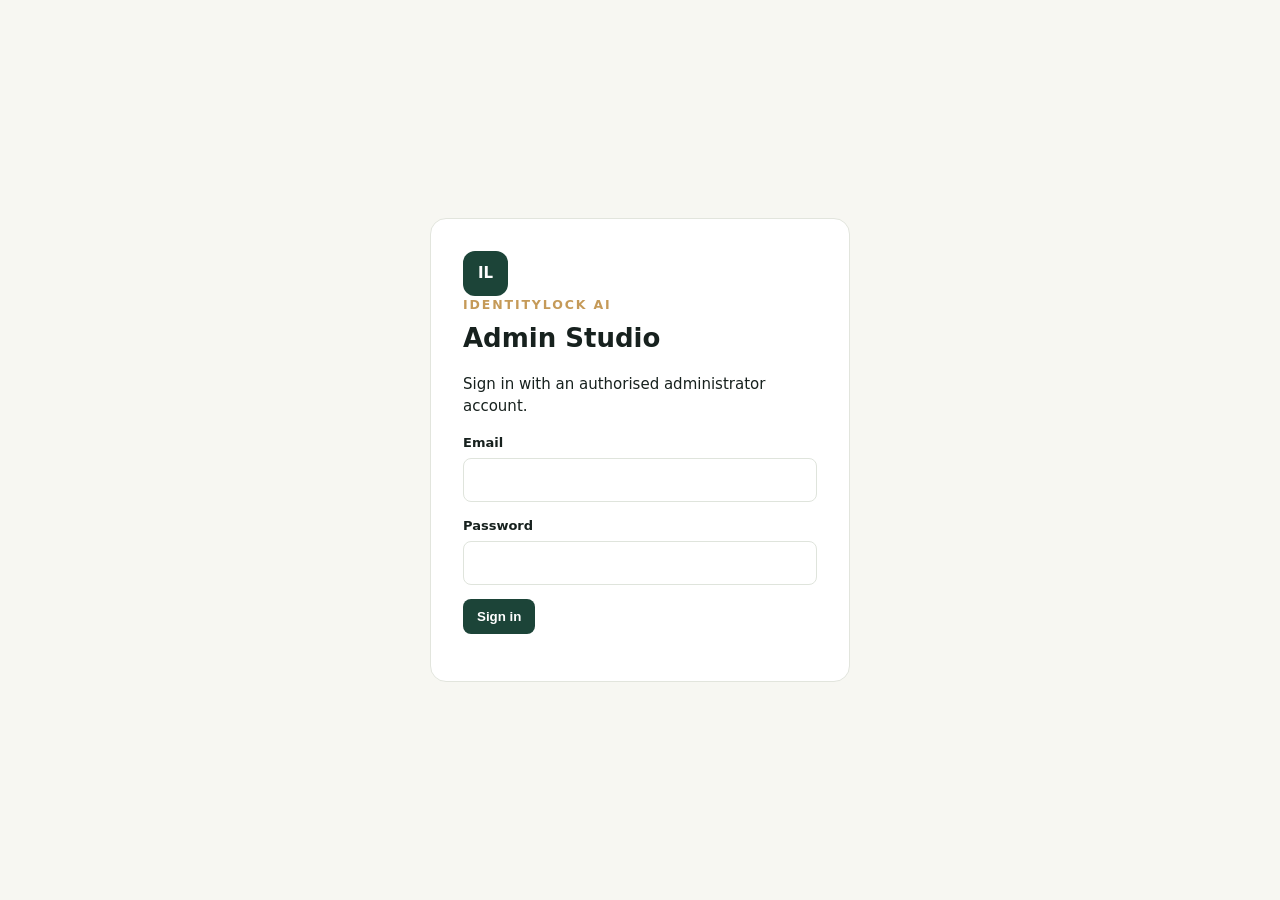
<file: admin.html>
<!doctype html><html lang="en"><head><meta charset="utf-8"><meta name="viewport" content="width=device-width,initial-scale=1"><meta name="robots" content="noindex,nofollow"><title>IdentityLock AI — Admin Studio</title><link rel="stylesheet" href="admin.css"><script src="/vendor/supabase.min.js"></script><script src="/vendor/purify.min.js"></script><script>document.addEventListener("submit",function(e){if(e.target&&e.target.id==="loginForm"&&!window.__identityLockLoginReady){e.preventDefault();var m=document.getElementById("loginMsg");if(m)m.textContent="Admin login could not initialise. Please refresh once; if this continues, contact the site owner."}},true);</script></head><body><main id="login" class="login"><form id="loginForm"><b class="logo">IL</b><small>IDENTITYLOCK AI</small><h1>Admin Studio</h1><p>Sign in with an authorised administrator account.</p><label>Email<input id="email" type="email" required></label><label>Password<input id="password" type="password" required></label><button type="submit" id="loginButton">Sign in</button><p id="loginMsg"></p></form></main><div id="app" class="app hidden"><aside><b>IL　IdentityLock</b><small>ADMIN STUDIO</small><nav><button data-tab="overview">Overview</button><button data-tab="homepage">Homepage Manager</button><button data-tab="pages">Pages & Content</button><button data-tab="catalogue">Prompt Catalogue</button><button data-tab="media">Media Library</button><button data-tab="projects">Projects & Comparisons</button><button data-tab="settings">Site Settings</button><button data-tab="activity">Activity Log</button></nav><footer><span id="who"></span><button id="logout">Sign out</button><a href="/" target="_blank">View website ↗</a></footer></aside><main class="main"><header><small>IDENTITYLOCK AI / ADMIN</small><h1 id="heading">Overview</h1></header><section id="overview" class="tab"><div class="hero"><div><small>CONTENT CONTROL</small><h2>Your website, under your control.</h2><p>Manage pages and media without changing the storefront design.</p></div><button id="newTop">＋ New page</button></div><div class="stats"><article>Total pages<strong id="count">—</strong></article><article>Published<strong id="published">—</strong></article><article>Drafts<strong id="drafts">—</strong></article><article>Media assets<strong id="mediaCount">—</strong></article></div><div class="panel"><h3>Recent pages</h3><div id="recent"></div></div><p class="notice">Payment protection is locked. The ₦24,900 Paystack amount, verification and secure-download endpoints cannot be edited here.</p></section><section id="homepage" class="tab hidden"><div class="home-intro"><div><p class="eyebrow">STOREFRONT CONTROL</p><h2>Homepage Content Manager</h2><p>Edit the words and content visitors see without touching the website code. Payment-critical settings are deliberately excluded.</p></div><div class="home-actions"><button id="homeReload" class="secondary">Discard local edits</button><button id="homePreview" class="secondary">Preview homepage ↗</button><button id="homeSave">Save draft</button><button id="homePublish">Publish homepage</button></div></div><div id="homeFields" class="home-fields"></div><p id="homeMsg" role="status"></p><p class="notice">The ₦24,900 checkout amount, Paystack integration, payment verification and secure file delivery are locked and cannot be changed here.</p></section><section id="catalogue" class="tab hidden">
<div class="home-intro"><div><p class="eyebrow">PRODUCT CONTENT CONTROL</p><h2>Prompt Catalogue Manager</h2><p>Create, version and publish the ten-prompt products. Customers see listing details; full prompt text stays private until a paid order is verified.</p></div><div class="home-actions"><button id="catalogueReload" type="button" class="secondary">Refresh catalogue</button><button id="newCategory" type="button" class="secondary">＋ New category</button><button id="newPrompt" type="button">＋ New prompt</button></div></div>
<div class="catalogue-admin-grid">
  <div class="panel">
    <div class="panel-title"><h3>Categories</h3></div>
    <div id="categoryAdminList" class="catalogue-category-list"></div>
    <form id="categoryAdminForm" class="catalogue-admin-form hidden">
      <h4 id="categoryAdminTitle">New category</h4>
      <input id="categoryAdminId" type="hidden">
      <label>Category name<input id="categoryAdminName" required maxlength="100"></label>
      <label>URL slug<input id="categoryAdminSlug" required maxlength="100"></label>
      <label>Description<textarea id="categoryAdminDescription" rows="3" maxlength="500"></textarea></label>
      <label>Sort order<input id="categoryAdminSort" type="number" value="0"></label>
      <label class="inline-check"><input id="categoryAdminActive" type="checkbox" checked> Active category</label>
      <div class="catalogue-form-actions"><button type="submit">Save category</button><button id="categoryAdminCancel" type="button" class="secondary">Cancel</button></div>
      <p id="categoryAdminMsg" role="status"></p>
    </form>
  </div>
  <div class="panel">
    <div class="panel-title"><h3>Prompt library</h3><small id="promptAdminCount" class="muted"></small></div>
    <input id="promptAdminSearch" type="search" placeholder="Search title, slug, tags or category…" aria-label="Search prompts">
    <div id="promptAdminList" class="catalogue-prompt-list"></div>
  </div>
  <div class="panel">
    <h3 id="promptEditorTitle">Choose a prompt</h3>
    <p class="muted">Prompt text is stored as an immutable version. Saving edits creates a new version; previous versions are retained.</p>
    <form id="promptAdminForm" class="catalogue-admin-form hidden">
      <input id="promptAdminId" type="hidden">
      <label>Prompt title<input id="promptAdminTitle" required maxlength="160"></label>
      <label>URL slug<input id="promptAdminSlug" required maxlength="160"></label>
      <label>Category<select id="promptAdminCategory" required></select></label>
      <label>Short description<textarea id="promptAdminDescription" rows="3" maxlength="500"></textarea></label>
      <label>Tags (comma-separated)<input id="promptAdminTags" placeholder="wedding, traditional, identity lock"></label>
      <label>Sort order<input id="promptAdminSort" type="number" value="0"></label>
      <label>Full prompt text<textarea id="promptAdminText" rows="16" required></textarea></label>
      <label>Version note<input id="promptAdminVersionNote" maxlength="240" placeholder="What changed in this version?"></label>
      <div class="catalogue-form-actions"><button id="savePromptDraft" type="submit">Save as draft</button><button id="publishPrompt" type="button">Publish prompt</button><button id="archivePrompt" type="button" class="secondary">Archive</button></div>
      <p id="promptAdminMsg" role="status"></p>
      <div id="promptVersionHistory" class="prompt-version-history"></div>
    </form>
  </div>
</div>
<p class="notice">Safety: prompt versions are never overwritten or deleted. Publishing requires a saved prompt version and an active category. Deactivating a category hides its prompts from customers without deleting orders or history.</p>
</section>
<section id="pages" class="tab hidden"><div class="columns"><div class="panel"><h3>Pages <button id="new">＋ New</button></h3><div id="list"></div></div><div class="panel"><h3 id="editTitle">Choose a page</h3><div id="form" class="hidden"><label>Title<input id="title"></label><label>URL slug<input id="slug"></label><label>SEO description<input id="seo"></label><label>Page content</label><div class="toolbar"><button data-cmd="bold"><b>B</b></button><button data-cmd="italic"><i>I</i></button><button data-cmd="underline"><u>U</u></button><button data-cmd="insertUnorderedList">List</button><button data-cmd="formatBlock" data-value="h2">H2</button><button data-cmd="formatBlock" data-value="p">P</button></div><div id="body" contenteditable="true" class="editor"></div><label>Status<select id="status"><option value="draft">Draft</option><option value="published">Published</option></select></label><button id="save">Save draft</button><button id="publish">Publish</button><p id="pageMsg"></p></div></div></div></section><section id="media" class="tab hidden">
<div class="panel"><div class="media-head"><div><h3>Visual Media Library</h3><p>Original files are retained. JPG, PNG, WebP and animated GIF · maximum 20 MB each.</p></div><div class="media-actions"><label class="upload-button">＋ Upload images<input id="upload" type="file" accept="image/jpeg,image/png,image/webp,image/gif" multiple></label><button id="urlImport" type="button" class="secondary">Import image URL</button></div></div>
<div class="media-tools"><input id="mediaSearch" type="search" placeholder="Search filenames, tags or categories…" aria-label="Search media"><select id="mediaType"><option value="all">All formats</option><option value="image/jpeg">JPG</option><option value="image/png">PNG</option><option value="image/webp">WebP</option><option value="image/gif">GIF</option></select><button id="mediaRefresh" class="secondary">Refresh</button></div>
<div id="uploadProgress" class="upload-progress" role="status"></div><p id="mediaMsg" role="status"></p><div id="gallery" class="media-grid"></div></div>
<div class="panel media-guidance"><b>Duplicate protection:</b> exact duplicates are detected using SHA-256 before upload. Similar-looking image detection will be added separately; no files are automatically merged or deleted.</div>
</section>
<section id="projects" class="tab hidden">
<div class="project-layout">
<div class="panel"><div class="panel-title"><h3>Portfolio projects</h3><button id="newProject" type="button">＋ New project</button></div><div id="projectList" class="project-list"></div></div>
<div class="panel"><h3 id="projectEditorTitle">Create a project</h3><form id="projectForm"><label>Project title<input id="projectTitle" required maxlength="120" placeholder="e.g. Portrait restoration"></label><label>URL slug<input id="projectSlug" required maxlength="140" placeholder="portrait-restoration"></label><label>Category<input id="projectCategory" maxlength="60" value="general"></label><label>Project description<textarea id="projectDescription" rows="3" placeholder="Describe the work and the result…"></textarea></label><button type="submit" id="saveProject">Save project</button><p id="projectMsg" role="status"></p></form></div>
</div>
<div class="panel"><div class="panel-title"><div><h3>Before / after pairs</h3><p class="muted">Select a project, then pair two original images. Pair order is manually adjustable.</p></div><select id="pairProject" aria-label="Choose project"><option value="">Choose a project</option></select></div>
<form id="pairForm" class="pair-form"><label>Before image<select id="pairBefore" required><option value="">Choose an image</option></select></label><label>After image<select id="pairAfter" required><option value="">Choose an image</option></select></label><label>Pair title<input id="pairTitle" maxlength="120" placeholder="e.g. Studio portrait"></label><label>Pair description<textarea id="pairDescription" rows="2" placeholder="Describe this transformation…"></textarea></label><label>Disclaimer<input id="pairDisclaimer" maxlength="240" placeholder="Optional context or disclosure"></label><button type="submit">＋ Add before/after pair</button></form><p id="pairMsg" role="status"></p><div id="pairList" class="pair-list"></div>
</div>
</section><section id="settings" class="tab hidden"><div class="panel settings"><h3>Site Settings</h3><p>Public brand details. Payment configuration is excluded.</p><label>Announcement text<input id="announcement"></label><label>Contact email<input id="contact"></label><label>Footer text<input id="footer"></label><button id="saveSettings">Save settings</button><p id="settingsMsg"></p></div></section><section id="activity" class="tab hidden"><div class="panel"><h3>Activity Log</h3><div id="logs"></div></div></section></main></div><script src="admin.js"></script></body></html>
</file>
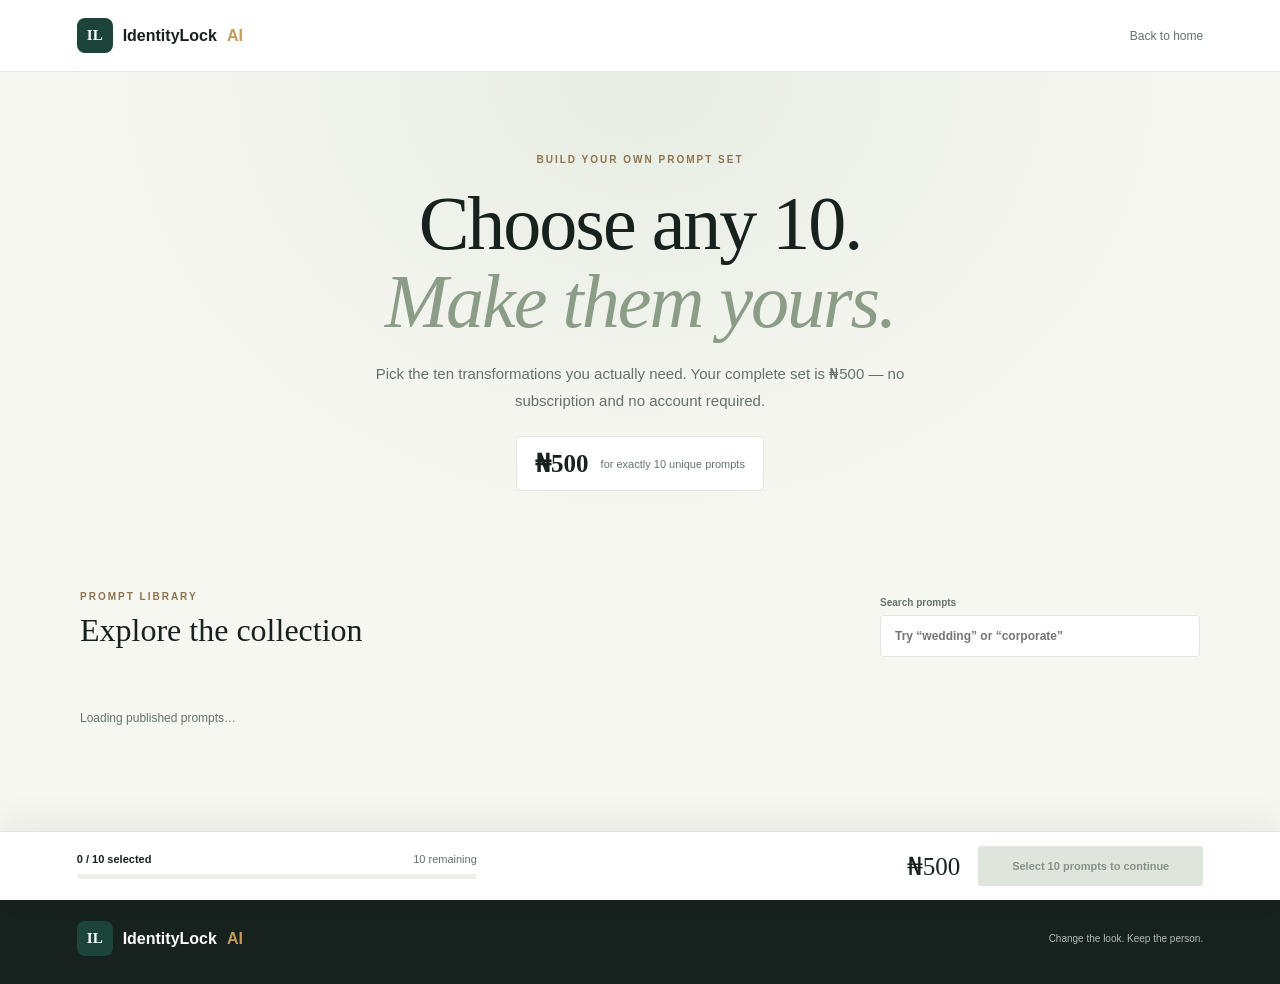
<file: catalogue.html>
<!doctype html>
<html lang="en">
<head>
  <meta charset="utf-8">
  <meta name="viewport" content="width=device-width,initial-scale=1">
  <meta name="robots" content="noindex,nofollow">
  <meta name="description" content="Choose any 10 IdentityLock AI prompts for ₦500.">
  <title>Choose Your 10 Prompts — IdentityLock AI</title>
  <link rel="stylesheet" href="/catalogue.css">
</head>
<body>
  <header class="catalogue-header">
    <a class="brand" href="/"><span class="mark">IL</span> IdentityLock <em>AI</em></a>
    <a class="back-link" href="/">Back to home</a>
  </header>
  <main class="catalogue-main">
    <section class="intro">
      <p class="eyebrow">BUILD YOUR OWN PROMPT SET</p>
      <h1>Choose any 10.<br><i>Make them yours.</i></h1>
      <p class="intro-copy">Pick the ten transformations you actually need. Your complete set is ₦500 — no subscription and no account required.</p>
      <div class="price-note"><strong>₦500</strong><span>for exactly 10 unique prompts</span></div>
    </section>

    <section class="catalogue" aria-labelledby="catalogueTitle">
      <div class="catalogue-heading">
        <div><p class="eyebrow">PROMPT LIBRARY</p><h2 id="catalogueTitle">Explore the collection</h2></div>
        <label class="search-label">Search prompts<input id="searchInput" type="search" placeholder="Try “wedding” or “corporate”" autocomplete="off"></label>
      </div>
      <div id="categoryFilters" class="category-filters" aria-label="Filter by category"></div>
      <div id="loadState" class="load-state" role="status" aria-live="polite">Loading published prompts…</div>
      <div id="promptGrid" class="prompt-grid"></div>
      <button id="retryButton" class="retry-button" type="button" hidden>Try again</button>
    </section>
  </main>

  <section id="selectionReview" class="review-panel" aria-labelledby="reviewTitle" hidden>
    <div class="review-inner">
      <div class="review-top"><div><p class="eyebrow">YOUR CUSTOM SET</p><h2 id="reviewTitle">Your 10 selected prompts</h2></div><button id="closeReview" class="close-review" type="button" aria-label="Close selection review">×</button></div>
      <ol id="reviewList" class="review-list"></ol>
      <form id="checkoutForm" class="checkout-form">
        <label for="checkoutEmail">Email address for your receipt and prompt delivery</label>
        <input id="checkoutEmail" name="email" type="email" placeholder="you@example.com" autocomplete="email" required maxlength="254">
        <button id="checkoutSubmit" type="submit">Pay ₦500 and get my 10 prompts</button>
        <p id="checkoutStatus" class="checkout-status" role="status" aria-live="polite"></p>
        <p class="secure-note">Secure Paystack checkout. Your order is created for these exact 10 prompts. Payment is verified before delivery.</p>
      </form>
    </div>
  </section>

  <aside class="selection-bar" aria-label="Your prompt selection">
    <div class="selection-progress">
      <div class="count-line"><strong id="selectionCount">0 / 10 selected</strong><span id="remainingCount">10 remaining</span></div>
      <div class="progress-track"><span id="progressFill"></span></div>
    </div>
    <div class="selection-actions"><span class="selection-price">₦500</span><button id="reviewButton" type="button" disabled>Select 10 prompts to continue</button></div>
  </aside>

  <footer class="catalogue-footer"><a class="brand" href="/"><span class="mark">IL</span> IdentityLock <em>AI</em></a><small>Change the look. Keep the person.</small></footer>
  <script src="/vendor/supabase.min.js"></script>
  <script src="/selection-core.js"></script>
  <script src="/catalogue.js"></script>
</body>
</html>
</file>
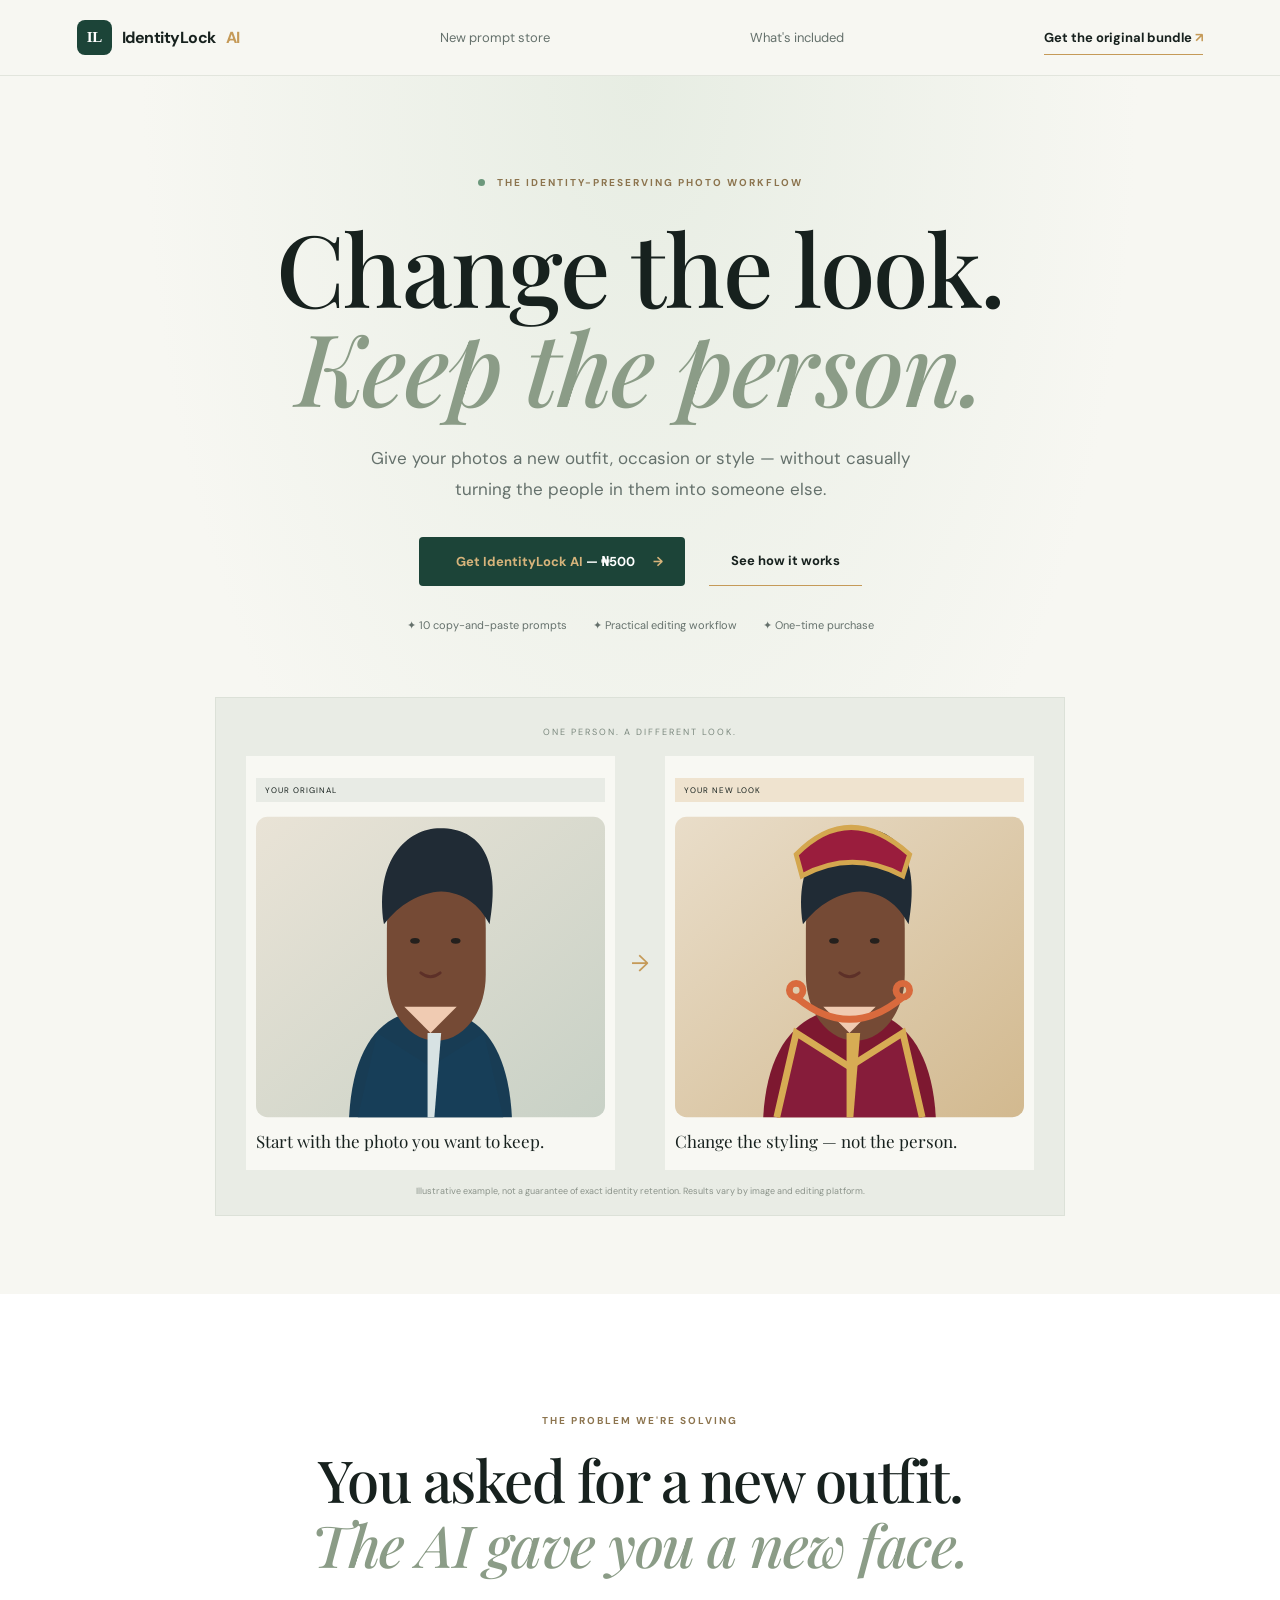
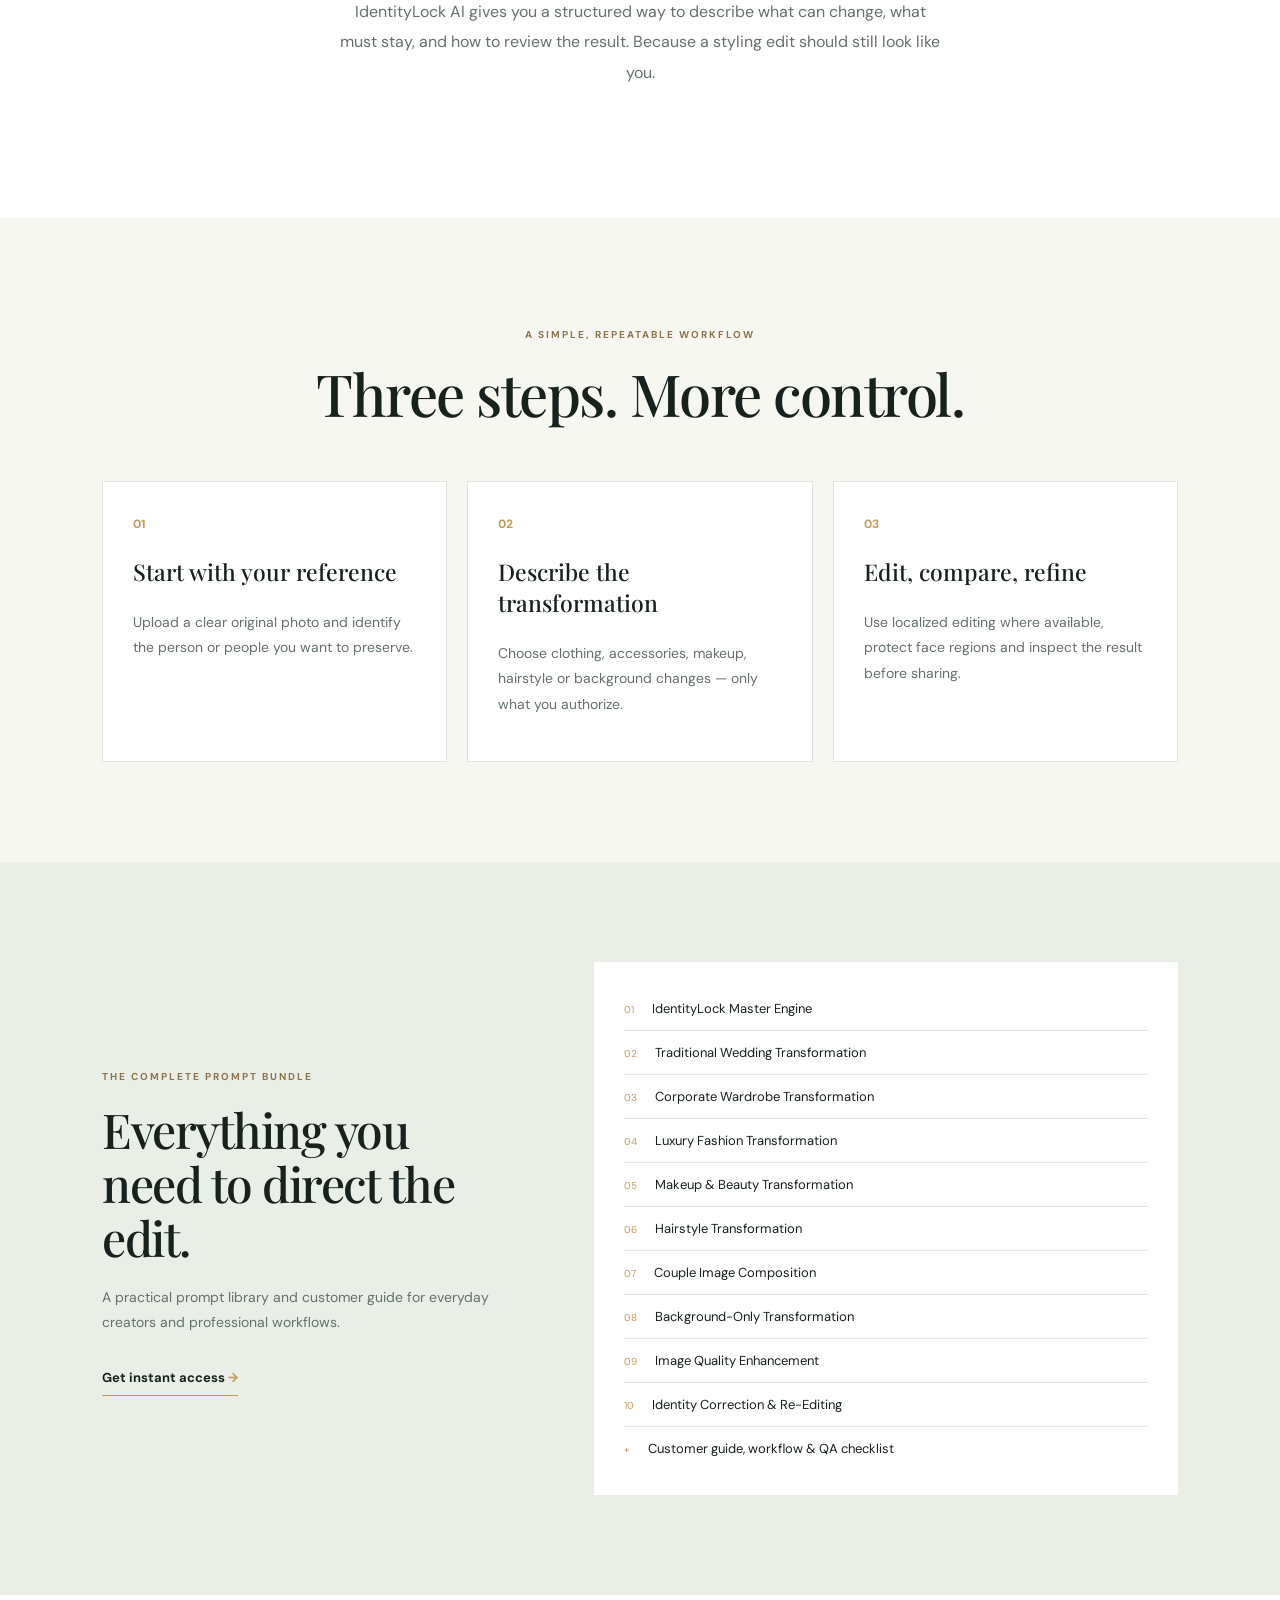
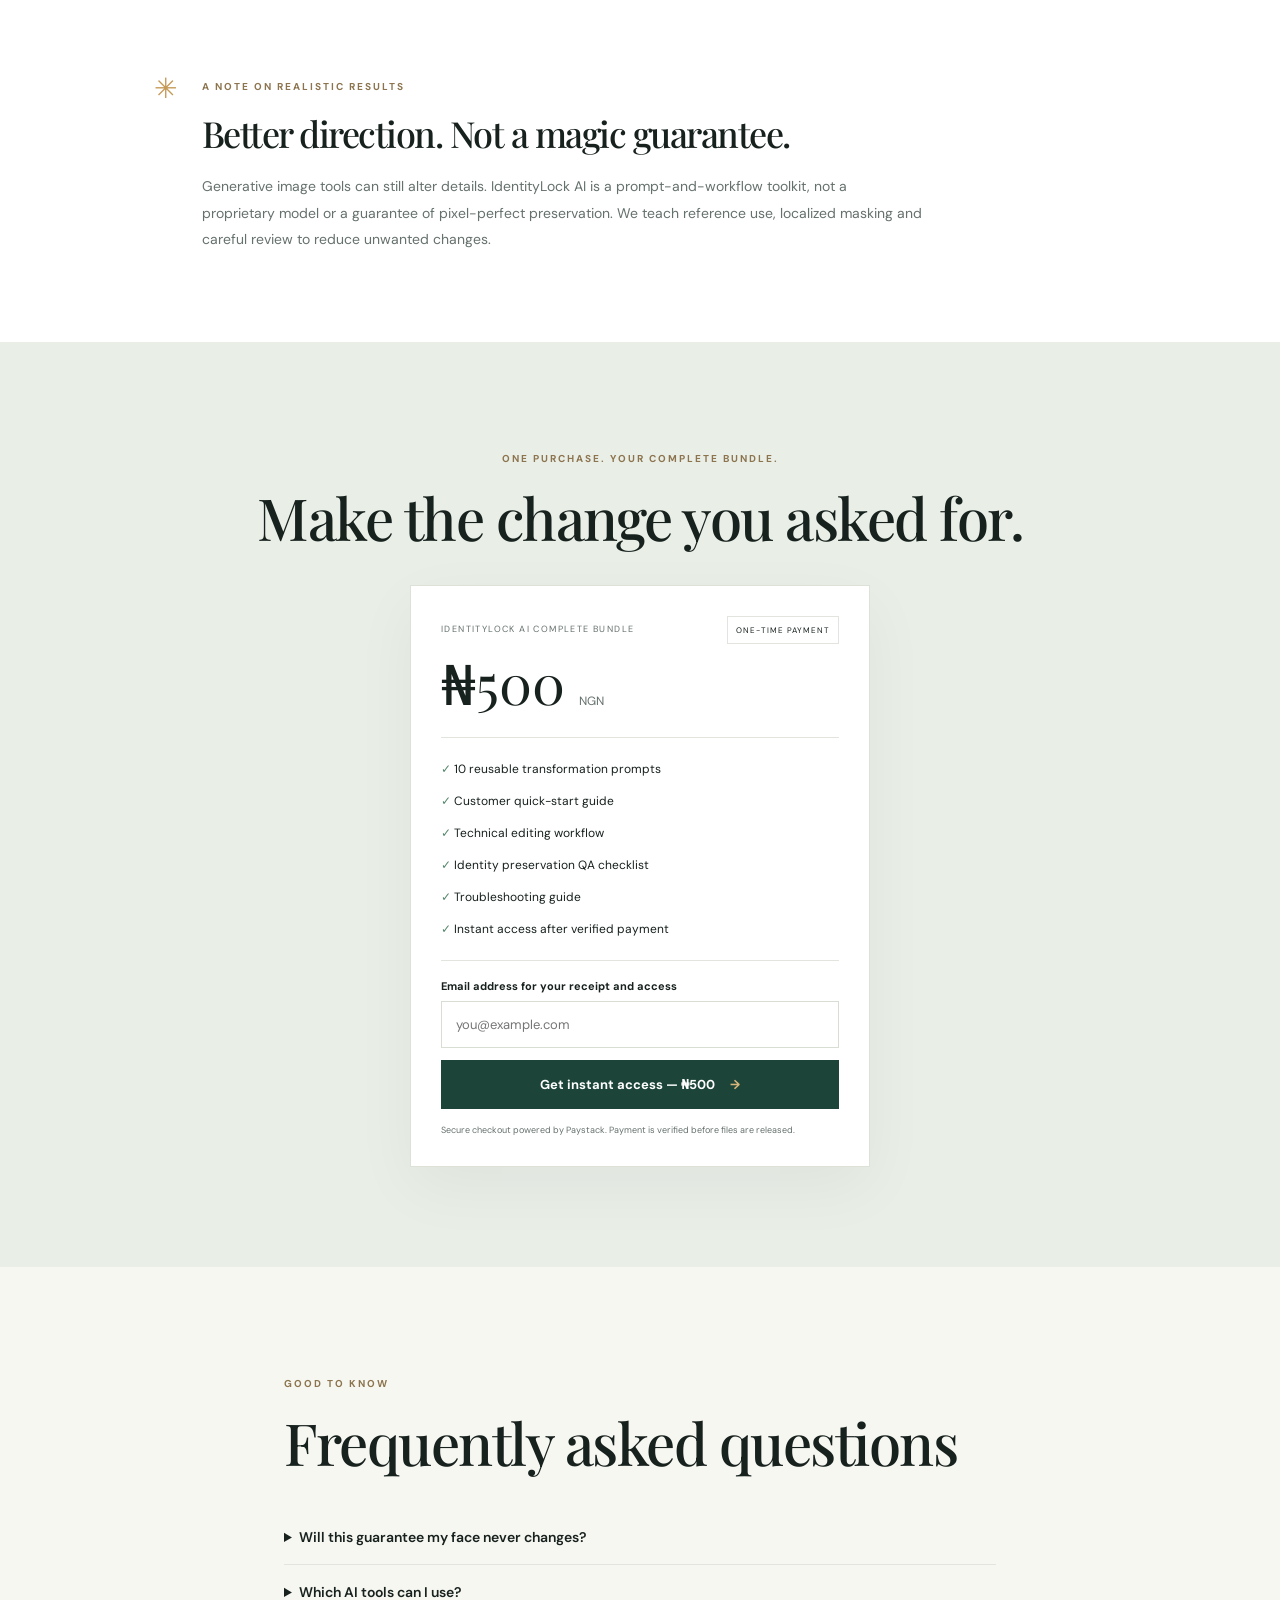
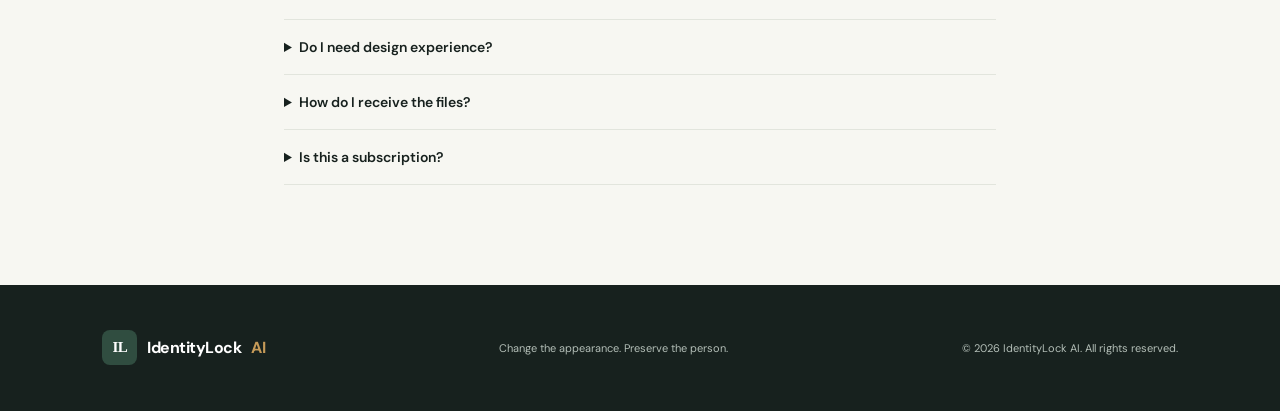
<file: legacy-bundle.html>
<!doctype html>
<html lang="en"><head><meta charset="utf-8"><meta name="viewport" content="width=device-width,initial-scale=1"><meta name="robots" content="noindex,nofollow"><meta name="description" content="The original fixed IdentityLock AI complete bundle."><title>IdentityLock AI — Original Complete Bundle</title><link rel="preconnect" href="https://fonts.googleapis.com"><link href="https://fonts.googleapis.com/css2?family=DM+Sans:wght@400;500;600;700&family=Playfair+Display:wght@500;600;700&display=swap" rel="stylesheet"><link rel="stylesheet" href="/styles.css"></head>
<body><nav class="nav"><a class="brand" href="#"><span class="mark">IL</span> IdentityLock <em>AI</em></a><a class="navlink" href="/">New prompt store</a><a class="navlink" href="#whats-inside">What's included</a><a class="navcta" href="#get-access">Get the original bundle <span>↗</span></a></nav>
<main><section class="hero"><div class="eyebrow"><span class="dot"></span> <span data-home="hero.eyebrow">THE IDENTITY-PRESERVING PHOTO WORKFLOW</span></div><h1><span data-home="hero.title_line1">Change the look.</span><br><i data-home="hero.title_line2">Keep the person.</i></h1><p class="intro" data-home="hero.intro">Give your photos a new outfit, occasion or style — without casually turning the people in them into someone else.</p><div class="actions"><a class="primary" href="#get-access"><span data-home="hero.primary_cta">Get IdentityLock AI</span> — ₦500 <span>→</span></a><a class="secondary" href="#how-it-works"><span data-home="hero.secondary_cta">See how it works</span></a></div><div class="trust"><span data-home="hero.trust_1">✦ 10 copy-and-paste prompts</span><span data-home="hero.trust_2">✦ Practical editing workflow</span><span data-home="hero.trust_3">✦ One-time purchase</span></div>
<div class="visual"><div class="visual-label" data-home="visual.title">ONE PERSON. A DIFFERENT LOOK.</div><div class="visual-grid"><div class="visual-card"><span class="pill" data-home="visual.original_label">YOUR ORIGINAL</span><img class="visual-photo" data-home-image="visual.original_image_url" alt="Original reference photo" hidden><svg class="portrait" data-home-image-fallback viewBox="0 0 360 310" role="img" aria-label="Illustration of a woman in a casual navy outfit"><defs><linearGradient id="bg1" x2="1" y2="1"><stop stop-color="#e9e3d6"/><stop offset="1" stop-color="#c8d1c6"/></linearGradient></defs><rect width="360" height="310" rx="12" fill="url(#bg1)"/><path d="M96 310c4-76 35-111 84-111s80 35 84 111" fill="#183c54"/><path d="M135 115c0-57 25-88 51-88s51 31 51 88v48c0 39-23 68-51 68s-51-29-51-68z" fill="#754a35"/><path d="M132 111c-10-66 24-99 58-99 42 0 63 32 51 99-11-21-27-33-50-34-22 1-43 13-59 34" fill="#202b35"/><ellipse cx="164" cy="128" rx="5" ry="3" fill="#24201d"/><ellipse cx="206" cy="128" rx="5" ry="3" fill="#24201d"/><path d="M170 161q10 8 20 0" fill="none" stroke="#5d3028" stroke-width="3" stroke-linecap="round"/><path d="M153 196l27 27 27-27" fill="#f0cbb2"/><path d="M105 310l20-87 55 35 55-35 20 87" fill="#173e58"/><path d="M177 223h14l-7 87h-7z" fill="#d7e2e3"/></svg><p data-home="visual.original_caption">Start with the photo you want to keep.</p></div><div class="visual-arrow">→</div><div class="visual-card"><span class="pill gold" data-home="visual.new_label">YOUR NEW LOOK</span><img class="visual-photo" data-home-image="visual.new_image_url" alt="Transformed look photo" hidden><svg class="portrait" data-home-image-fallback viewBox="0 0 360 310" role="img" aria-label="Illustration of the same woman in elegant red traditional attire and coral accessories"><defs><linearGradient id="bg2" x2="1" y2="1"><stop stop-color="#e9ddc9"/><stop offset="1" stop-color="#d2b98f"/></linearGradient></defs><rect width="360" height="310" rx="12" fill="url(#bg2)"/><path d="M91 310c4-76 39-112 89-112s85 36 89 112" fill="#7d1830"/><path d="M135 115c0-57 25-88 51-88s51 31 51 88v48c0 39-23 68-51 68s-51-29-51-68z" fill="#754a35"/><path d="M132 111c-10-66 24-99 58-99 42 0 63 32 51 99-11-21-27-33-50-34-22 1-43 13-59 34" fill="#202b35"/><path d="M125 39q55-56 117 0l-7 22q-52-28-104 0z" fill="#9a1d3d" stroke="#d4a74f" stroke-width="5"/><ellipse cx="164" cy="128" rx="5" ry="3" fill="#24201d"/><ellipse cx="206" cy="128" rx="5" ry="3" fill="#24201d"/><path d="M170 161q10 8 20 0" fill="none" stroke="#5d3028" stroke-width="3" stroke-linecap="round"/><path d="M153 196l27 27 27-27" fill="#f0cbb2"/><path d="M105 310l20-87 55 35 55-35 20 87" fill="#861c3a" stroke="#d7ac54" stroke-width="7"/><path d="M177 223h14l-7 87h-7z" fill="#d7ac54"/><g fill="none" stroke="#d96a3d" stroke-width="7"><circle cx="125" cy="179" r="7"/><circle cx="235" cy="179" r="7"/><path d="M125 186q55 46 110 0"/></g></svg><p data-home="visual.new_caption">Change the styling — not the person.</p></div></div><small data-home="visual.disclaimer">Illustrative example, not a guarantee of exact identity retention. Results vary by image and editing platform.</small></div></section>
<section class="manifesto"><p class="eyebrow" data-home="manifesto.eyebrow">THE PROBLEM WE'RE SOLVING</p><h2><span data-home="manifesto.title_line1">You asked for a new outfit.</span><br><i data-home="manifesto.title_line2">The AI gave you a new face.</i></h2><p data-home="manifesto.body">IdentityLock AI gives you a structured way to describe what can change, what must stay, and how to review the result. Because a styling edit should still look like you.</p></section>
<section id="how-it-works" class="steps"><p class="eyebrow" data-home="steps.eyebrow">A SIMPLE, REPEATABLE WORKFLOW</p><h2 data-home="steps.title">Three steps. More control.</h2><div class="stepgrid"><article><b>01</b><h3 data-home="steps.step1_title">Start with your reference</h3><p data-home="steps.step1_body">Upload a clear original photo and identify the person or people you want to preserve.</p></article><article><b>02</b><h3 data-home="steps.step2_title">Describe the transformation</h3><p data-home="steps.step2_body">Choose clothing, accessories, makeup, hairstyle or background changes — only what you authorize.</p></article><article><b>03</b><h3 data-home="steps.step3_title">Edit, compare, refine</h3><p data-home="steps.step3_body">Use localized editing where available, protect face regions and inspect the result before sharing.</p></article></div></section>
<section id="whats-inside" class="inside"><div><p class="eyebrow" data-home="bundle.eyebrow">THE COMPLETE PROMPT BUNDLE</p><h2 data-home="bundle.title">Everything you need to direct the edit.</h2><p class="muted" data-home="bundle.body">A practical prompt library and customer guide for everyday creators and professional workflows.</p><a class="textlink" href="#get-access">Get instant access <span>→</span></a></div><div class="contents" data-home-list="bundle.items"><div><span>01</span> IdentityLock Master Engine</div><div><span>02</span> Traditional Wedding Transformation</div><div><span>03</span> Corporate Wardrobe Transformation</div><div><span>04</span> Luxury Fashion Transformation</div><div><span>05</span> Makeup & Beauty Transformation</div><div><span>06</span> Hairstyle Transformation</div><div><span>07</span> Couple Image Composition</div><div><span>08</span> Background-Only Transformation</div><div><span>09</span> Image Quality Enhancement</div><div><span>10</span> Identity Correction & Re-Editing</div><div><span>+</span> Customer guide, workflow & QA checklist</div></div></section>
<section class="honest"><div class="honest-icon">✳</div><div><p class="eyebrow" data-home="honest.eyebrow">A NOTE ON REALISTIC RESULTS</p><h2 data-home="honest.title">Better direction. Not a magic guarantee.</h2><p data-home="honest.body">Generative image tools can still alter details. IdentityLock AI is a prompt-and-workflow toolkit, not a proprietary model or a guarantee of pixel-perfect preservation. We teach reference use, localized masking and careful review to reduce unwanted changes.</p></div></section>
<section id="get-access" class="buy"><p class="eyebrow" data-home="buy.eyebrow">ONE PURCHASE. YOUR COMPLETE BUNDLE.</p><h2 data-home="buy.title">Make the change you asked for.</h2><div class="pricecard"><div class="pricehead"><div><span class="small" data-home="buy.bundle_title">IDENTITYLOCK AI COMPLETE BUNDLE</span><div class="price">₦500 <small>NGN</small></div></div><span class="once">ONE-TIME PAYMENT</span></div><ul data-home-list="buy.features"><li>✓ 10 reusable transformation prompts</li><li>✓ Customer quick-start guide</li><li>✓ Technical editing workflow</li><li>✓ Identity preservation QA checklist</li><li>✓ Troubleshooting guide</li><li>✓ Instant access after verified payment</li></ul><form id="checkout"><label for="email">Email address for your receipt and access</label><input id="email" name="email" type="email" placeholder="you@example.com" required><button id="pay" type="submit">Get instant access — ₦500 <span>→</span></button><p id="status" role="status"></p></form><small class="secure">Secure checkout powered by Paystack. Payment is verified before files are released.</small></div></section>
<section class="faq" data-home-faq><p class="eyebrow" data-home="faq.eyebrow">GOOD TO KNOW</p><h2 data-home="faq.title">Frequently asked questions</h2><details><summary>Will this guarantee my face never changes?</summary><p>No. No text prompt can guarantee pixel-perfect identity preservation across all generative tools. The bundle prioritizes preservation and explains techniques that can reduce unwanted changes.</p></details><details><summary>Which AI tools can I use?</summary><p>The prompts are designed to be adapted to image-editing tools that accept reference images. Features such as masking and localized inpainting depend on the platform.</p></details><details><summary>Do I need design experience?</summary><p>No. The customer guide walks you through uploading a reference, describing the edit and checking the result.</p></details><details><summary>How do I receive the files?</summary><p>After successful payment verification, you'll receive access to the digital bundle through the secure delivery flow.</p></details><details><summary>Is this a subscription?</summary><p>No. The listed price is a one-time payment for the current bundle.</p></details></section></main>
<footer><a class="brand" href="#"><span class="mark">IL</span> IdentityLock <em>AI</em></a><p>Change the appearance. Preserve the person.</p><small>© 2026 IdentityLock AI. All rights reserved.</small></footer><script src="/script.js"></script></body></html>
</file>
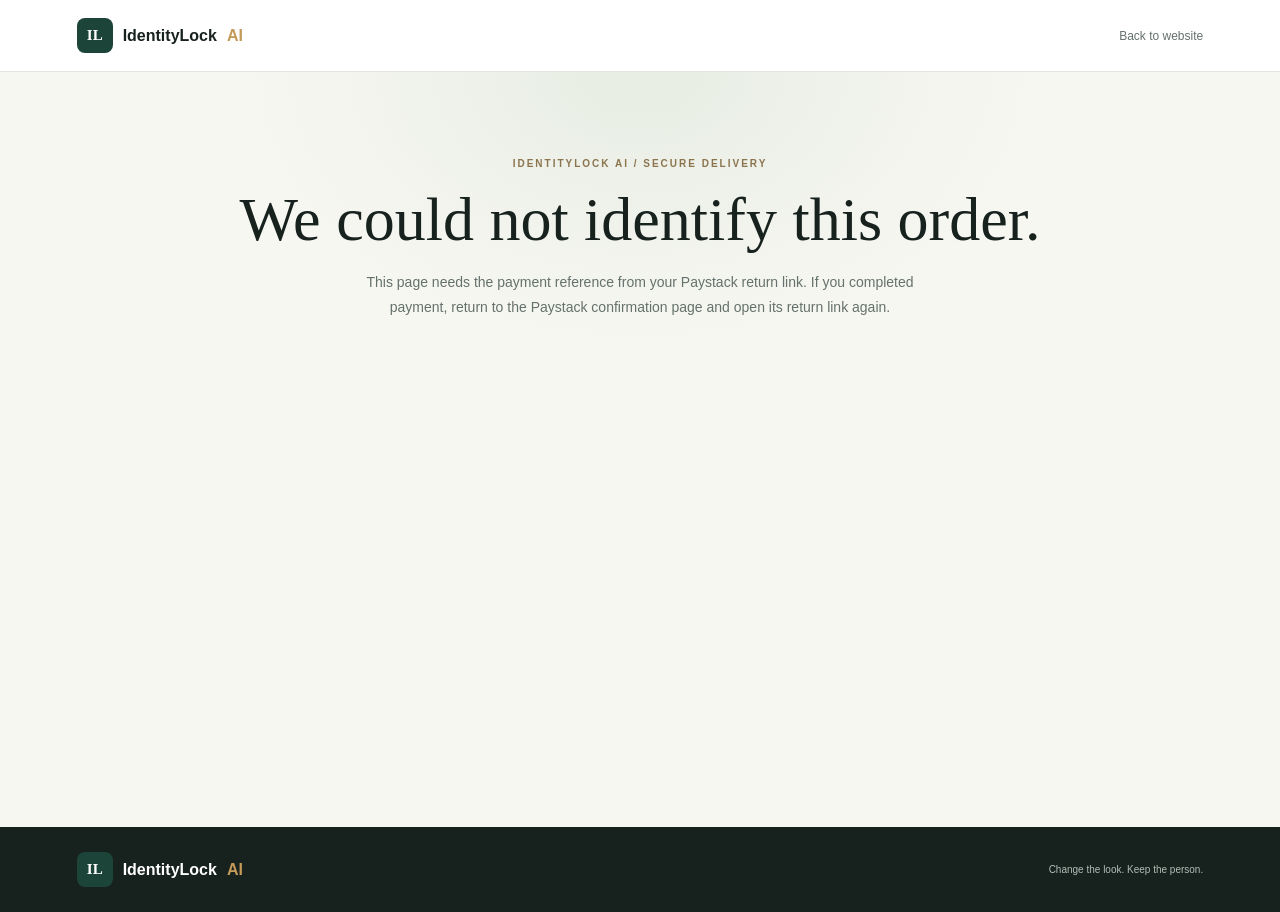
<file: prompt-success.html>
<!doctype html>
<html lang="en">
<head>
  <meta charset="utf-8">
  <meta name="viewport" content="width=device-width,initial-scale=1">
  <meta name="robots" content="noindex,nofollow">
  <meta name="description" content="Your verified IdentityLock AI prompt set.">
  <title>Your 10 Prompts — IdentityLock AI</title>
  <link rel="stylesheet" href="/prompt-success.css">
</head>
<body>
  <header class="success-header">
    <a class="brand" href="/"><span class="mark">IL</span> IdentityLock <em>AI</em></a>
    <a class="back-link" href="/">Back to website</a>
  </header>
  <main class="success-main">
    <section class="success-intro">
      <p class="eyebrow">IDENTITYLOCK AI / SECURE DELIVERY</p>
      <h1 id="statusTitle">Confirming your payment…</h1>
      <p id="statusMessage" role="status" aria-live="polite">Please keep this page open while we verify your ₦500 order.</p>
      <button id="retryButton" class="retry-button" type="button" hidden>Check payment again</button>
    </section>
    <section id="delivery" class="delivery" hidden>
      <div class="delivery-heading">
        <div><p class="eyebrow">YOUR CUSTOM PROMPT SET</p><h2>Your 10 selected prompts are ready.</h2><p id="paidAt" class="paid-at"></p></div>
        <div class="delivery-actions">
          <button id="copyAll" type="button" class="secondary">Copy all 10</button>
          <button id="downloadAll" type="button" class="primary">Download .TXT</button>
        </div>
      </div>
      <p id="copyStatus" class="copy-status" role="status" aria-live="polite"></p>
      <div id="promptList" class="prompt-list"></div>
    </section>
  </main>
  <footer class="success-footer"><a class="brand" href="/"><span class="mark">IL</span> IdentityLock <em>AI</em></a><small>Change the look. Keep the person.</small></footer>
  <script src="/prompt-success.js"></script>
</body>
</html>
</file>
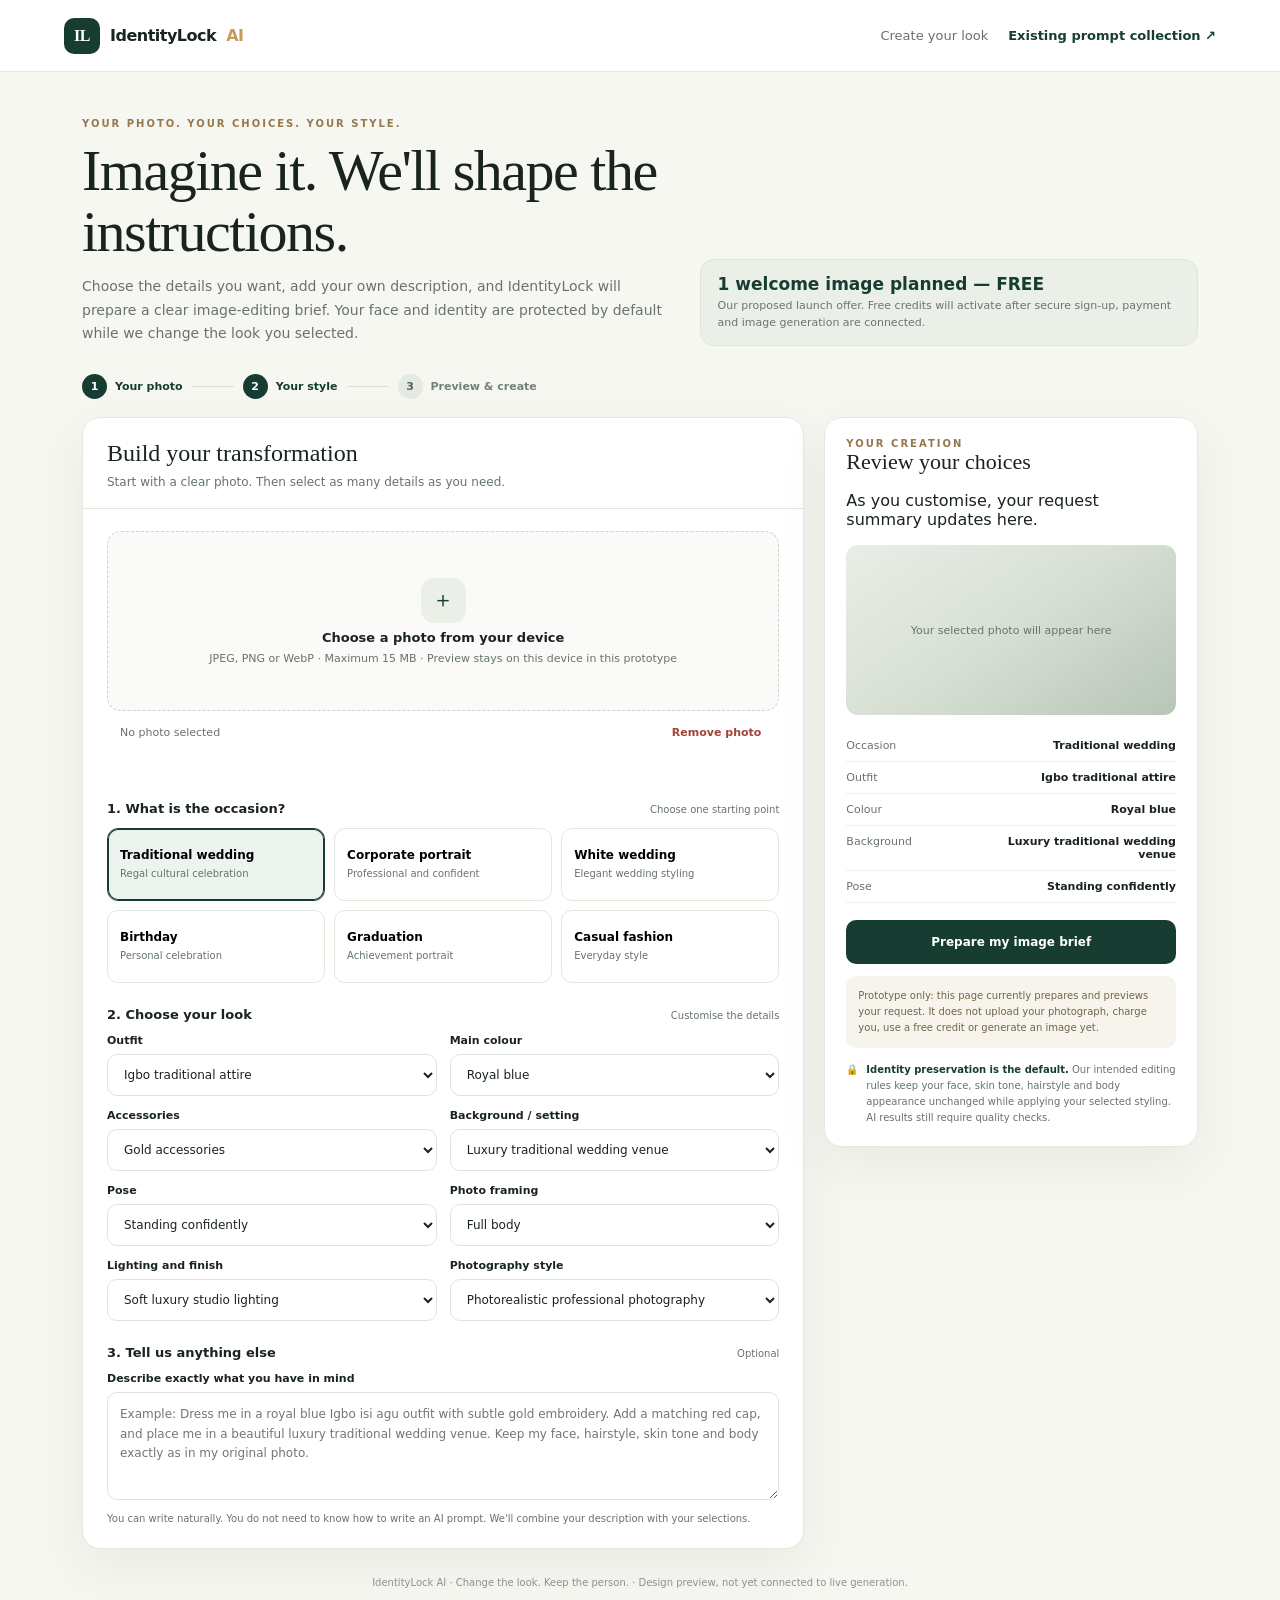
<file: studio.html>
<!doctype html>
<html lang="en">
<head>
<meta charset="utf-8">
<meta name="viewport" content="width=device-width,initial-scale=1">
<meta name="theme-color" content="#173d32">
<title>Create your look | IdentityLock AI</title>
<meta name="description" content="Design your photo transformation with IdentityLock AI. Choose your outfit, setting, pose and finishing details.">
<style>
:root{--ink:#19231f;--muted:#66736b;--paper:#f7f7f1;--card:#fff;--green:#173d32;--green2:#245747;--gold:#c79c5b;--line:#e5e8df;--soft:#edf1e9;--danger:#a34235;--shadow:0 18px 50px #1b2b2010}
*{box-sizing:border-box}html{scroll-behavior:smooth}body{margin:0;background:var(--paper);color:var(--ink);font-family:Inter,ui-sans-serif,system-ui,-apple-system,BlinkMacSystemFont,"Segoe UI",sans-serif}button,input,select,textarea{font:inherit}button{cursor:pointer}a{color:inherit;text-decoration:none}.topbar{height:72px;background:#fff;border-bottom:1px solid var(--line);display:flex;align-items:center;justify-content:space-between;padding:0 max(5vw,20px);position:sticky;top:0;z-index:5}.brand{font-weight:800;letter-spacing:-.5px;display:flex;align-items:center;gap:10px}.mark{display:grid;place-items:center;width:36px;height:36px;background:var(--green);color:white;border-radius:10px;font-family:Georgia,serif}.brand em{font-style:normal;color:var(--gold)}.toplinks{display:flex;align-items:center;gap:20px;font-size:13px;color:var(--muted)}.toplinks a:last-child{color:var(--green);font-weight:700}.page{max-width:1160px;margin:auto;padding:38px 22px 90px}.intro{display:flex;align-items:flex-end;justify-content:space-between;gap:24px;margin:8px 0 28px}.eyebrow{font-size:10px;letter-spacing:2px;font-weight:800;color:#96784c;text-transform:uppercase}.intro h1{font-family:Georgia,"Times New Roman",serif;font-weight:500;letter-spacing:-1.5px;font-size:clamp(36px,5vw,58px);line-height:1.05;margin:12px 0}.intro p{max-width:620px;color:var(--muted);line-height:1.7;margin:0;font-size:14px}.trial{background:#eaf0e8;border:1px solid #dce6d9;border-radius:14px;padding:14px 17px;min-width:220px}.trial strong{display:block;color:var(--green);font-size:17px}.trial span{display:block;color:#68766d;font-size:11px;line-height:1.5;margin-top:4px}.stepbar{display:flex;align-items:center;gap:9px;margin:24px 0 18px;color:#718078;font-size:11px;font-weight:700}.step{display:flex;align-items:center;gap:8px}.step b{width:25px;height:25px;border-radius:50%;display:grid;place-items:center;background:#e4e9e1;color:#53645a}.step.active{color:var(--green)}.step.active b{background:var(--green);color:white}.step-line{height:1px;width:42px;background:#dce1d8}.workspace{display:grid;grid-template-columns:minmax(0,1.45fr) minmax(280px,.75fr);gap:20px;align-items:start}.panel{background:var(--card);border:1px solid var(--line);border-radius:18px;box-shadow:var(--shadow);overflow:hidden}.panel-head{padding:22px 24px 16px;border-bottom:1px solid var(--line)}.panel-head h2{font-family:Georgia,serif;font-weight:500;font-size:24px;margin:0 0 6px}.panel-head p{margin:0;color:var(--muted);font-size:12px;line-height:1.6}.panel-body{padding:22px 24px}.upload{border:1.5px dashed #cbd5c9;border-radius:14px;background:#fafbf8;min-height:180px;display:grid;place-items:center;text-align:center;padding:18px;position:relative;overflow:hidden}.upload.has-image{display:block;padding:0;min-height:250px}.upload input{position:absolute;width:1px;height:1px;opacity:0;pointer-events:none}.upload label{cursor:pointer;display:grid;justify-items:center;gap:7px}.upload-icon{width:45px;height:45px;border-radius:13px;background:#eaf0e8;color:var(--green);display:grid;place-items:center;font-size:22px}.upload strong{font-size:13px}.upload small{color:var(--muted);font-size:11px}.upload img{width:100%;max-height:410px;object-fit:contain;display:block;background:#f0f1ed}.upload-tools{display:flex;justify-content:space-between;align-items:center;padding:10px 13px;font-size:11px;color:var(--muted)}.text-button{border:0;background:none;color:var(--danger);font-weight:700;padding:5px}.section{margin-top:24px}.section-title{display:flex;justify-content:space-between;gap:12px;align-items:baseline;margin-bottom:12px}.section-title h3{font-size:13px;margin:0}.section-title span{font-size:10px;color:var(--muted)}.choices{display:grid;grid-template-columns:repeat(3,minmax(0,1fr));gap:9px}.choice{border:1px solid var(--line);background:white;border-radius:11px;padding:12px;text-align:left;min-height:73px;transition:.15s}.choice strong{display:block;font-size:12px}.choice small{display:block;color:var(--muted);font-size:10px;margin-top:5px;line-height:1.4}.choice.selected{border-color:var(--green);background:#edf3ee;box-shadow:inset 0 0 0 1px var(--green)}.choice:focus-visible,select:focus-visible,textarea:focus-visible,input:focus-visible,button:focus-visible{outline:3px solid #d6b67d;outline-offset:2px}.field-grid{display:grid;grid-template-columns:repeat(2,minmax(0,1fr));gap:13px}.field label{display:block;font-size:11px;font-weight:750;margin-bottom:7px}.field select,.field textarea{width:100%;border:1px solid #dfe4dc;background:#fff;border-radius:10px;padding:12px;color:var(--ink);font-size:12px}.field textarea{resize:vertical;min-height:108px;line-height:1.6}.hint{font-size:10px;color:var(--muted);line-height:1.5;margin:7px 0 0}.side{position:sticky;top:94px}.summary{padding:20px 21px}.summary h2{font-family:Georgia,serif;font-weight:500;font-size:22px;margin:0 0 5px}.summary>p{font-size:11px;color:var(--muted);line-height:1.6;margin:0 0 16px}.mini-preview{height:170px;border-radius:12px;background:linear-gradient(145deg,#e9eee6,#d7dfd4 50%,#b7c5b7);display:grid;place-items:center;overflow:hidden;color:#65766a;font-size:11px;text-align:center}.mini-preview img{width:100%;height:100%;object-fit:cover}.summary-list{margin:15px 0 0;padding:0;list-style:none}.summary-list li{display:flex;justify-content:space-between;gap:14px;border-bottom:1px solid #edf0e9;padding:9px 0;font-size:11px}.summary-list span{color:var(--muted)}.summary-list strong{text-align:right;font-weight:650;max-width:60%}.cta{width:100%;border:0;background:var(--green);color:white;padding:15px;border-radius:10px;font-weight:750;font-size:12px;margin-top:17px}.cta:disabled{opacity:.5;cursor:not-allowed}.notice{margin-top:12px;border-radius:10px;padding:12px;background:#f7f4ed;color:#746447;font-size:10px;line-height:1.6}.privacy{display:flex;gap:8px;align-items:flex-start;margin-top:14px;font-size:10px;color:var(--muted);line-height:1.6}.privacy b{color:var(--green)}.result{display:none;margin-top:18px;border:1px solid #d9e4d8;border-radius:12px;padding:15px;background:#f5f8f3}.result.visible{display:block}.result h3{font-size:13px;margin:0 0 7px;color:var(--green)}.result p{font-size:11px;line-height:1.65;color:#5f6d63;margin:0}.footer-note{text-align:center;color:#8a948c;font-size:10px;margin:28px 0 0}.back-link{font-size:12px;color:var(--green);font-weight:700}.error{color:var(--danger);font-size:11px;margin-top:8px;min-height:15px}
@media(max-width:850px){.intro{align-items:flex-start;flex-direction:column}.trial{width:100%}.workspace{grid-template-columns:1fr}.side{position:static}.summary{display:grid;grid-template-columns:1fr 1fr;gap:15px}.summary h2,.summary>p,.summary-list,.cta,.notice,.privacy,.result{grid-column:1/-1}.mini-preview{grid-column:1/-1;max-height:220px}}
@media(max-width:560px){.topbar{height:62px}.toplinks a:first-child{display:none}.page{padding:25px 14px 60px}.intro h1{font-size:39px}.panel-head{padding:19px 17px 14px}.panel-body{padding:18px 16px}.choices{grid-template-columns:repeat(2,minmax(0,1fr))}.field-grid{grid-template-columns:1fr}.stepbar{gap:5px;font-size:9px}.step-line{width:15px}.summary{display:block}.mini-preview{margin-top:14px}}
</style>
</head>
<body>
<header class="topbar">
  <a class="brand" href="/"><span class="mark">IL</span> IdentityLock <em>AI</em></a>
  <nav class="toplinks"><a href="#builder">Create your look</a><a href="/catalogue.html">Existing prompt collection ↗</a></nav>
</header>
<main class="page" id="builder">
  <div class="intro">
    <div><div class="eyebrow">Your photo. Your choices. Your style.</div><h1>Imagine it. We'll shape the instructions.</h1><p>Choose the details you want, add your own description, and IdentityLock will prepare a clear image-editing brief. Your face and identity are protected by default while we change the look you selected.</p></div>
    <aside class="trial"><strong>1 welcome image planned — FREE</strong><span>Our proposed launch offer. Free credits will activate after secure sign-up, payment and image generation are connected.</span></aside>
  </div>
  <div class="stepbar" aria-label="Creation steps"><span class="step active"><b>1</b> Your photo</span><i class="step-line"></i><span class="step active"><b>2</b> Your style</span><i class="step-line"></i><span class="step"><b>3</b> Preview & create</span></div>
  <div class="workspace">
    <section class="panel">
      <div class="panel-head"><h2>Build your transformation</h2><p>Start with a clear photo. Then select as many details as you need.</p></div>
      <div class="panel-body">
        <div class="upload" id="uploadBox">
          <input id="photo" type="file" accept="image/jpeg,image/png,image/webp">
          <label for="photo"><span class="upload-icon">＋</span><strong>Choose a photo from your device</strong><small>JPEG, PNG or WebP · Maximum 15 MB · Preview stays on this device in this prototype</small></label>
        </div>
        <div class="upload-tools" id="uploadTools" hidden><span id="fileName">No photo selected</span><button type="button" class="text-button" id="removePhoto">Remove photo</button></div>
        <p class="error" id="photoError" role="alert"></p>

        <div class="section">
          <div class="section-title"><h3>1. What is the occasion?</h3><span>Choose one starting point</span></div>
          <div class="choices" id="occasionChoices">
            <button type="button" class="choice selected" data-value="Traditional wedding"><strong>Traditional wedding</strong><small>Regal cultural celebration</small></button>
            <button type="button" class="choice" data-value="Corporate portrait"><strong>Corporate portrait</strong><small>Professional and confident</small></button>
            <button type="button" class="choice" data-value="White wedding"><strong>White wedding</strong><small>Elegant wedding styling</small></button>
            <button type="button" class="choice" data-value="Birthday"><strong>Birthday</strong><small>Personal celebration</small></button>
            <button type="button" class="choice" data-value="Graduation"><strong>Graduation</strong><small>Achievement portrait</small></button>
            <button type="button" class="choice" data-value="Casual fashion"><strong>Casual fashion</strong><small>Everyday style</small></button>
          </div>
        </div>

        <div class="section">
          <div class="section-title"><h3>2. Choose your look</h3><span>Customise the details</span></div>
          <div class="field-grid">
            <div class="field"><label for="outfit">Outfit</label><select id="outfit"><option>Igbo traditional attire</option><option>Senator outfit</option><option>Traditional wrapper and blouse</option><option>Elegant gown</option><option>Corporate suit</option><option>Smart business dress</option><option>Luxury casual wear</option><option>Custom outfit described below</option></select></div>
            <div class="field"><label for="colour">Main colour</label><select id="colour"><option>Royal blue</option><option>Wine / burgundy</option><option>Emerald green</option><option>Black</option><option>White</option><option>Gold</option><option>Ivory / cream</option><option>Any colour that suits the design</option><option>Custom colour in my description</option></select></div>
            <div class="field"><label for="accessories">Accessories</label><select id="accessories"><option>Gold accessories</option><option>Coral beads</option><option>Traditional cap and beads</option><option>Minimal accessories</option><option>Luxury watch</option><option>No additional accessories</option><option>As described in my request</option></select></div>
            <div class="field"><label for="background">Background / setting</label><select id="background"><option>Luxury traditional wedding venue</option><option>Elegant photo studio</option><option>Modern corporate office</option><option>Luxury hotel interior</option><option>Outdoor garden</option><option>Clean plain background</option><option>Church or celebration venue</option><option>Custom setting in my description</option></select></div>
            <div class="field"><label for="pose">Pose</label><select id="pose"><option>Standing confidently</option><option>Seated elegantly</option><option>Natural relaxed pose</option><option>Walking editorial pose</option><option>Close-up head and shoulders</option><option>Keep the original pose</option></select></div>
            <div class="field"><label for="framing">Photo framing</label><select id="framing"><option>Full body</option><option>Three-quarter portrait</option><option>Waist-up portrait</option><option>Head and shoulders</option><option>Match the original framing</option></select></div>
            <div class="field"><label for="lighting">Lighting and finish</label><select id="lighting"><option>Soft luxury studio lighting</option><option>Natural daylight</option><option>Warm cinematic lighting</option><option>Bright editorial photography</option><option>Classic formal portrait lighting</option></select></div>
            <div class="field"><label for="style">Photography style</label><select id="style"><option>Photorealistic professional photography</option><option>Luxury editorial fashion</option><option>Timeless portrait photography</option><option>Modern magazine cover style</option><option>Natural candid photography</option></select></div>
          </div>
        </div>

        <div class="section">
          <div class="section-title"><h3>3. Tell us anything else</h3><span>Optional</span></div>
          <div class="field"><label for="custom">Describe exactly what you have in mind</label><textarea id="custom" maxlength="1200" placeholder="Example: Dress me in a royal blue Igbo isi agu outfit with subtle gold embroidery. Add a matching red cap, and place me in a beautiful luxury traditional wedding venue. Keep my face, hairstyle, skin tone and body exactly as in my original photo."></textarea><p class="hint">You can write naturally. You do not need to know how to write an AI prompt. We'll combine your description with your selections.</p></div>
        </div>
      </div>
    </section>

    <aside class="panel side">
      <div class="summary">
        <div><div class="eyebrow">YOUR CREATION</div><h2>Review your choices</h2><p>As you customise, your request summary updates here.</p></div>
        <div class="mini-preview" id="miniPreview">Your selected photo will appear here</div>
        <ul class="summary-list" id="summaryList">
          <li><span>Occasion</span><strong id="sumOccasion">Traditional wedding</strong></li>
          <li><span>Outfit</span><strong id="sumOutfit">Igbo traditional attire</strong></li>
          <li><span>Colour</span><strong id="sumColour">Royal blue</strong></li>
          <li><span>Background</span><strong id="sumBackground">Luxury traditional wedding venue</strong></li>
          <li><span>Pose</span><strong id="sumPose">Standing confidently</strong></li>
        </ul>
        <button type="button" class="cta" id="previewRequest">Prepare my image brief</button>
        <div class="notice">Prototype only: this page currently prepares and previews your request. It does not upload your photograph, charge you, use a free credit or generate an image yet.</div>
        <div class="privacy"><span>🔒</span><span><b>Identity preservation is the default.</b> Our intended editing rules keep your face, skin tone, hairstyle and body appearance unchanged while applying your selected styling. AI results still require quality checks.</span></div>
        <div class="result" id="result" aria-live="polite"><h3>Your image brief is ready</h3><p id="resultText"></p></div>
      </div>
    </aside>
  </div>
  <p class="footer-note">IdentityLock AI · Change the look. Keep the person. · Design preview, not yet connected to live generation.</p>
</main>
<script>
(() => {
  const $ = (id) => document.getElementById(id);
  const state = { occasion: 'Traditional wedding', imageUrl: null };
  const fields = ['outfit','colour','accessories','background','pose','framing','lighting','style'];
  const photo = $('photo');
  const uploadBox = $('uploadBox');
  const uploadTools = $('uploadTools');
  const preview = $('miniPreview');
  const error = $('photoError');

  document.querySelectorAll('#occasionChoices .choice').forEach((button) => {
    button.addEventListener('click', () => {
      document.querySelectorAll('#occasionChoices .choice').forEach((item) => item.classList.remove('selected'));
      button.classList.add('selected');
      state.occasion = button.dataset.value;
      updateSummary();
    });
  });

  photo.addEventListener('change', () => {
    error.textContent = '';
    const file = photo.files && photo.files[0];
    if (!file) return;
    const allowed = ['image/jpeg','image/png','image/webp'];
    if (!allowed.includes(file.type)) {
      photo.value = '';
      error.textContent = 'Please choose a JPEG, PNG or WebP image.';
      return;
    }
    if (file.size > 15 * 1024 * 1024) {
      photo.value = '';
      error.textContent = 'This image is larger than 15 MB. Please choose a smaller file.';
      return;
    }
    if (state.imageUrl) URL.revokeObjectURL(state.imageUrl);
    state.imageUrl = URL.createObjectURL(file);
    uploadBox.classList.add('has-image');
    uploadBox.innerHTML = '<img id="localPhotoPreview" alt="Your selected photo preview">';
    $('localPhotoPreview').src = state.imageUrl;
    uploadTools.hidden = false;
    $('fileName').textContent = file.name;
    preview.innerHTML = '';
    const thumb = document.createElement('img');
    thumb.src = state.imageUrl;
    thumb.alt = 'Selected photo';
    preview.appendChild(thumb);
  });

  $('removePhoto').addEventListener('click', () => {
    if (state.imageUrl) URL.revokeObjectURL(state.imageUrl);
    state.imageUrl = null;
    photo.value = '';
    uploadBox.classList.remove('has-image');
    uploadBox.innerHTML = '<input id="photo" type="file" accept="image/jpeg,image/png,image/webp"><label for="photo"><span class="upload-icon">＋</span><strong>Choose a photo from your device</strong><small>JPEG, PNG or WebP · Maximum 15 MB · Preview stays on this device in this prototype</small></label>';
    uploadTools.hidden = true;
    preview.textContent = 'Your selected photo will appear here';
    // Rebind the replacement input without using network or persistent storage.
    $('photo').addEventListener('change', (event) => {
      const file = event.target.files && event.target.files[0];
      if (!file) return;
      if (!['image/jpeg','image/png','image/webp'].includes(file.type) || file.size > 15*1024*1024) {
        error.textContent = 'Choose a JPEG, PNG or WebP image no larger than 15 MB.';
        event.target.value = '';
        return;
      }
      state.imageUrl = URL.createObjectURL(file);
      uploadBox.classList.add('has-image');
      uploadBox.innerHTML = '<img id="localPhotoPreview" alt="Your selected photo preview">';
      $('localPhotoPreview').src = state.imageUrl;
      uploadTools.hidden = false;
      $('fileName').textContent = file.name;
      preview.innerHTML = '';
      const img = document.createElement('img'); img.src = state.imageUrl; img.alt = 'Selected photo'; preview.appendChild(img);
    });
  });

  fields.forEach((id) => $(id).addEventListener('change', updateSummary));
  $('custom').addEventListener('input', () => { $('result').classList.remove('visible'); });

  function value(id) { return $(id).value; }
  function updateSummary() {
    $('sumOccasion').textContent = state.occasion;
    $('sumOutfit').textContent = value('outfit');
    $('sumColour').textContent = value('colour');
    $('sumBackground').textContent = value('background');
    $('sumPose').textContent = value('pose');
    $('result').classList.remove('visible');
  }

  $('previewRequest').addEventListener('click', () => {
    const lines = [
      'Occasion: ' + state.occasion,
      'Outfit: ' + value('outfit') + ' in ' + value('colour'),
      'Accessories: ' + value('accessories'),
      'Setting: ' + value('background'),
      'Pose and framing: ' + value('pose') + '; ' + value('framing'),
      'Lighting: ' + value('lighting'),
      'Photography: ' + value('style'),
      'Identity instruction: Preserve the original person's facial identity, skin tone, hairstyle and body appearance. Change only the requested styling and scene details.',
      $('custom').value.trim() ? 'Customer's additional request: ' + $('custom').value.trim() : ''
    ].filter(Boolean);
    $('resultText').textContent = lines.join(' · ');
    $('result').classList.add('visible');
    $('result').scrollIntoView({behavior:'smooth',block:'nearest'});
  });
  updateSummary();
})();
</script>
</body>
</html>
</file>
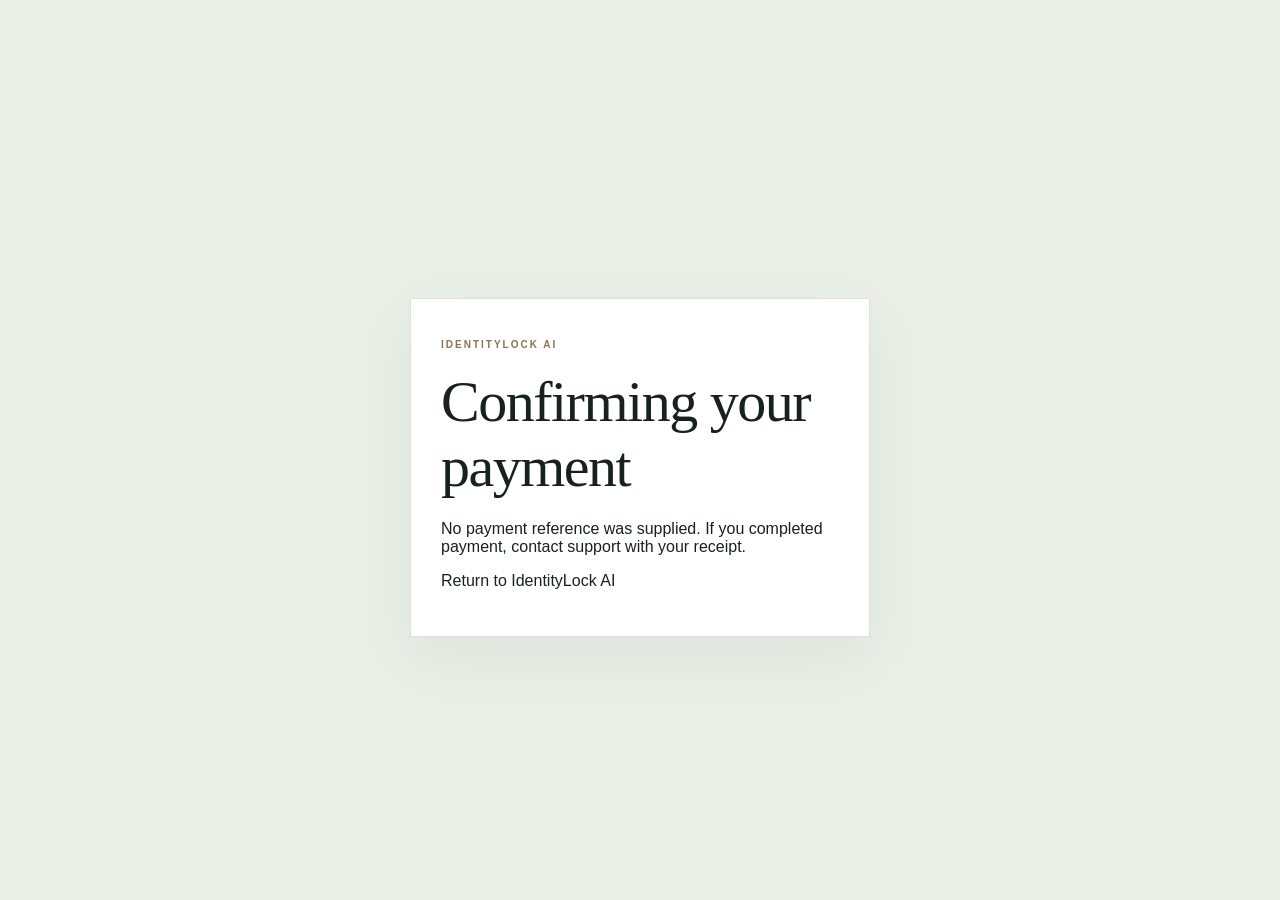
<file: success.html>
<!doctype html><html lang="en"><head><meta charset="utf-8"><meta name="viewport" content="width=device-width,initial-scale=1"><title>Verify your purchase — IdentityLock AI</title><link rel="stylesheet" href="/styles.css"></head><body><main class="buy" style="min-height:100vh;display:grid;place-items:center"><div class="pricecard"><p class="eyebrow">IDENTITYLOCK AI</p><h2 style="font-family:Georgia">Confirming your payment</h2><p id="message">Please wait while we verify your transaction securely with Paystack.</p><a id="download" class="primary" style="display:none" href="#">Download your bundle →</a><p><a href="/">Return to IdentityLock AI</a></p></div></main><script>const el=document.getElementById('message'),btn=document.getElementById('download'),ref=new URLSearchParams(location.search).get('reference');if(!ref){el.textContent='No payment reference was supplied. If you completed payment, contact support with your receipt.'}else fetch('/api/verify?reference='+encodeURIComponent(ref)).then(async r=>{const d=await r.json();if(!r.ok||!d.paid)throw new Error(d.error||'Payment could not be verified.');el.textContent='Payment verified. Your IdentityLock AI bundle is ready.';btn.href=d.download_url;btn.style.display='inline-block'}).catch(e=>{el.textContent=e.message+' You can refresh this page or contact support if you were charged.'});</script></body></html>
</file>
<file: admin.css>
*{box-sizing:border-box}body{margin:0;background:#f7f7f2;color:#17211e;font:15px/1.5 system-ui,-apple-system,sans-serif}button{cursor:pointer;border:0;border-radius:8px;padding:10px 14px;background:#1c4438;color:white;font-weight:700}input,select{display:block;width:100%;padding:11px;border:1px solid #dfe4dc;border-radius:8px;background:white;margin-top:6px;font:inherit}label{display:block;font-size:13px;font-weight:700;margin:14px 0}.hidden{display:none!important}.login{min-height:100vh;display:grid;place-items:center;padding:20px}.login form{background:white;padding:32px;border:1px solid #e2e5dd;border-radius:16px;width:min(420px,100%)}.login small,header small,aside small{display:block;letter-spacing:.15em;color:#c59a58;font-weight:800}.logo{display:grid;place-items:center;width:45px;height:45px;background:#1c4438;color:white;border-radius:12px}.app{min-height:100vh;display:grid;grid-template-columns:235px 1fr}aside{background:#172b25;color:white;padding:22px;display:flex;flex-direction:column;gap:10px;min-height:100vh}aside nav{display:grid;gap:6px;margin-top:25px}aside nav button{text-align:left;background:transparent;color:#dce5df}aside nav button.active,aside nav button:hover{background:#ffffff20}aside footer{margin-top:auto;display:grid;gap:12px;font-size:12px}aside a{color:#e5c58e}.main{padding:26px clamp(15px,4vw,52px);min-width:0}header{border-bottom:1px solid #e2e5dd;padding-bottom:18px;margin-bottom:22px}h1{margin:4px 0;font-size:26px}.hero{background:#1c4438;color:white;border-radius:15px;padding:26px;display:flex;align-items:center;justify-content:space-between;gap:20px}.hero small{color:#e5c58e}.hero h2{margin:7px 0}.hero p{color:#d6e0d9}.hero button{background:#c59a58;color:#17211e}.stats{display:grid;grid-template-columns:repeat(4,1fr);gap:12px;margin:17px 0}.stats article,.panel{background:white;border:1px solid #e2e5dd;border-radius:12px;padding:17px}.stats strong{display:block;font-size:25px;margin-top:8px}.panel{margin-bottom:16px}.notice{background:#f2eadc;padding:13px;border-radius:8px;font-size:13px}.columns{display:grid;grid-template-columns:minmax(210px,280px) minmax(0,1fr);gap:15px}.columns h3 button{float:right}.page{display:block;width:100%;text-align:left;background:white;color:#17211e;border:1px solid #e2e5dd;margin:7px 0}.page.active{border-color:#c59a58}.page small{display:block;color:#65716c}.toolbar{display:flex;gap:5px;flex-wrap:wrap}.toolbar button{padding:6px 10px;background:#edf0eb;color:#17211e}.editor{min-height:250px;background:white;border:1px solid #dfe4dc;border-radius:0 0 8px 8px;padding:14px;outline:none}.settings{max-width:650px}#gallery{display:grid;grid-template-columns:repeat(auto-fill,minmax(140px,1fr));gap:10px;margin-top:15px}.media img{width:100%;height:110px;object-fit:cover}.media{border:1px solid #e2e5dd;padding:7px;overflow-wrap:anywhere;font-size:12px}#recent table{width:100%;border-collapse:collapse}td,th{text-align:left;border-bottom:1px solid #e2e5dd;padding:10px;font-size:13px}.published{color:#24613d}.muted{color:#65716c}@media(max-width:800px){.app{grid-template-columns:1fr}aside{min-height:0;padding:13px}aside nav{display:flex;overflow:auto;margin:10px 0}aside nav button{white-space:nowrap}aside footer{display:flex;justify-content:space-between;flex-wrap:wrap}.columns{grid-template-columns:1fr}.stats{grid-template-columns:repeat(2,1fr)}.hero{align-items:flex-start;flex-direction:column}}
.home-intro{display:flex;justify-content:space-between;align-items:flex-start;gap:20px;background:#172b25;color:white;padding:24px;border-radius:15px;margin-bottom:18px}.home-intro h2{margin:4px 0 8px;font-size:25px}.home-intro p{color:#d6e0d9;max-width:620px}.home-intro .eyebrow{color:#d7b477;font-size:11px;letter-spacing:.16em;font-weight:800}.home-actions{display:flex;gap:8px;flex-wrap:wrap;justify-content:flex-end}.home-actions button{white-space:nowrap}.home-actions .secondary{background:#ffffff18;border:1px solid #ffffff35;color:white}.home-fields{display:grid;gap:14px}.home-group{background:white;border:1px solid #e2e5dd;border-radius:13px;padding:18px}.home-group h3{margin:0 0 12px;padding-bottom:10px;border-bottom:1px solid #edf0eb}.home-grid{display:grid;grid-template-columns:repeat(2,minmax(0,1fr));gap:6px 16px}.home-grid label{margin:8px 0}.home-grid textarea{display:block;width:100%;resize:vertical;min-height:62px;padding:10px;border:1px solid #dfe4dc;border-radius:8px;font:inherit;font-weight:400}.home-grid label:has(textarea[rows="7"]),.home-grid label:has(textarea[rows="10"]){grid-column:1/-1}#homeMsg{font-weight:700;color:#1c4438}@media(max-width:850px){.home-intro{flex-direction:column}.home-actions{justify-content:flex-start}.home-grid{grid-template-columns:1fr}}

/* Visual media library */
.media-head{display:flex;justify-content:space-between;align-items:flex-start;gap:16px}.media-head h3{margin-top:0}.upload-button{display:inline-flex;align-items:center;gap:8px;background:#1c4438;color:#fff;border-radius:9px;padding:10px 14px;cursor:pointer;white-space:nowrap}.upload-button input{position:absolute;width:1px;height:1px;opacity:0;pointer-events:none}.media-tools{display:grid;grid-template-columns:minmax(180px,1fr) 150px auto;gap:9px;margin:16px 0}.media-tools input,.media-tools select{margin:0}.media-tools .secondary,.copy-media-url{background:#edf0eb;color:#17211e}.upload-progress{font-size:13px;color:#1c4438;font-weight:700;min-height:20px}.media-grid{display:grid;grid-template-columns:repeat(auto-fill,minmax(165px,1fr));gap:12px;margin-top:15px}.media-card{min-width:0;border:1px solid #e2e5dd;border-radius:10px;overflow:hidden;background:#fff}.media-preview{display:block;background:#f0f1ed;aspect-ratio:4/3}.media-preview img{width:100%;height:100%;object-fit:contain}.media-card-info{padding:9px;display:grid;gap:6px}.media-card-info b{font-size:12px;white-space:nowrap;overflow:hidden;text-overflow:ellipsis}.media-card-info small{font-size:11px;color:#65716c}.copy-media-url{font-size:11px;padding:7px}.media-guidance{font-size:13px;color:#65716c}@media(max-width:650px){.media-head{flex-direction:column}.media-tools{grid-template-columns:1fr 1fr}.media-tools input{grid-column:1/-1}.media-grid{grid-template-columns:repeat(2,minmax(0,1fr))}}

/* Media catalogue and project editor */
.media-actions,.media-card-actions,.panel-title{display:flex;align-items:center;gap:9px;flex-wrap:wrap}.media-actions .secondary,.media-card-actions .secondary{background:#edf0eb;color:#17211e}.media-card-info label{margin:4px 0;font-size:11px}.media-card-info input{padding:7px;font-size:12px;margin-top:3px}.media-card-actions button{font-size:11px;padding:7px}.project-layout{display:grid;grid-template-columns:minmax(220px,.8fr) minmax(280px,1.2fr);gap:14px}.panel-title{justify-content:space-between}.panel-title h3{margin:0}.project-list{display:grid;gap:7px;margin-top:15px}.project-choice{display:block;text-align:left;background:#f7f7f2;color:#17211e;border:1px solid #e2e5dd}.project-choice.active{border-color:#c59a58;background:#f2eadc}.project-choice small{display:block;color:#65716c;margin-top:4px}.project-layout textarea,.pair-form textarea{display:block;width:100%;padding:10px;border:1px solid #dfe4dc;border-radius:8px;font:inherit;resize:vertical}.pair-form{display:grid;grid-template-columns:repeat(2,minmax(0,1fr));gap:8px 14px}.pair-form label{margin:4px 0}.pair-form button{align-self:end}.pair-list{display:grid;gap:10px;margin-top:16px}.pair-row{display:grid;grid-template-columns:minmax(130px,220px) 1fr auto;gap:12px;align-items:center;border:1px solid #e2e5dd;border-radius:10px;padding:10px}.pair-thumbs{display:grid;grid-template-columns:1fr 18px 1fr;gap:5px;align-items:center}.pair-thumbs img{width:100%;height:90px;object-fit:cover;border-radius:6px}.pair-thumbs span{text-align:center;color:#c59a58}.pair-copy p{margin:5px 0;color:#65716c;font-size:13px}.pair-copy small{font-size:11px;color:#65716c;overflow-wrap:anywhere}.pair-order{display:grid;gap:5px}.pair-order button{padding:7px 10px}.pair-order button:disabled{opacity:.3;cursor:not-allowed}
@media(max-width:850px){.project-layout{grid-template-columns:1fr}.pair-row{grid-template-columns:1fr auto}.pair-thumbs{max-width:260px}.pair-copy{grid-column:1/-1;grid-row:2}.pair-order{grid-column:2;grid-row:1}.pair-form{grid-template-columns:1fr}}

/* Prompt catalogue administration */
.catalogue-admin-grid{display:grid;grid-template-columns:minmax(190px,.75fr) minmax(220px,1fr) minmax(330px,1.6fr);gap:13px;align-items:start}
.catalogue-admin-grid>.panel{min-width:0}
.catalogue-category-list,.catalogue-prompt-list{display:grid;gap:7px;margin-top:12px}
.catalogue-category,.catalogue-prompt{width:100%;display:block;text-align:left;background:#f7f7f2;color:#17211e;border:1px solid #e2e5dd;padding:11px;border-radius:8px}
.catalogue-category.active,.catalogue-prompt.active{border-color:#c59a58;background:#f2eadc}
.catalogue-category small,.catalogue-prompt small{display:block;color:#65716c;font-size:11px;margin-top:3px}
.catalogue-category .state,.catalogue-prompt .state{float:right;font-size:10px;color:#65716c}
.catalogue-admin-form{margin-top:14px;padding-top:14px;border-top:1px solid #e2e5dd}
.catalogue-admin-form h4{margin:0 0 10px}
.catalogue-admin-form textarea{display:block;width:100%;padding:10px;border:1px solid #dfe4dc;border-radius:8px;font:inherit;resize:vertical}
.catalogue-admin-form label{margin:9px 0}
.catalogue-form-actions{display:flex;gap:7px;flex-wrap:wrap;margin-top:13px}
.catalogue-form-actions button{font-size:11px}
.catalogue-form-actions .secondary{background:#edf0eb;color:#17211e}
.inline-check{display:flex!important;align-items:center;gap:9px}
.inline-check input{display:inline-block;width:auto;margin:0}
.prompt-version-history{margin-top:17px;padding-top:13px;border-top:1px solid #e2e5dd}
.prompt-version-history h4{margin:0 0 8px}
.prompt-version-row{padding:8px 0;border-bottom:1px solid #edf0eb;font-size:11px}
.prompt-version-row small{display:block;color:#65716c;margin-top:3px}
#promptAdminSearch{margin:12px 0}
#promptAdminMsg,#categoryAdminMsg{font-size:12px;font-weight:700;color:#1c4438}
@media(max-width:1150px){.catalogue-admin-grid{grid-template-columns:minmax(190px,.7fr) minmax(220px,1fr)}.catalogue-admin-grid>.panel:last-of-type{grid-column:1/-1}}
@media(max-width:800px){.catalogue-admin-grid{grid-template-columns:1fr}.catalogue-admin-grid>.panel:last-of-type{grid-column:auto}.catalogue-form-actions button{flex:1}}
</file>
<file: catalogue.css>
:root{--ink:#17211e;--muted:#65716c;--paper:#f7f7f2;--green:#1c4438;--gold:#c59a58;--line:#e2e5dd}*{box-sizing:border-box}html{scroll-behavior:smooth}body{margin:0;background:var(--paper);color:var(--ink);font-family:'DM Sans',Arial,sans-serif}a{color:inherit;text-decoration:none}.catalogue-header{height:72px;padding:0 max(6vw,22px);display:flex;align-items:center;justify-content:space-between;border-bottom:1px solid var(--line);background:#fff}.brand{font-weight:700;display:flex;align-items:center;gap:10px}.brand em{font-style:normal;color:var(--gold)}.mark{background:var(--green);color:#fff;border-radius:8px;padding:9px 10px;font-family:Georgia;font-size:15px}.back-link{font-size:12px;color:var(--muted)}.catalogue-main{padding:0 6vw 150px}.intro{text-align:center;padding:72px 18px 55px;background:radial-gradient(ellipse at 50% 0%,#e7ede3 0,transparent 68%)}.eyebrow{font-size:10px;letter-spacing:2px;font-weight:700;color:#8c744e}.intro h1{font-family:Georgia,serif;font-size:clamp(46px,7vw,76px);font-weight:500;line-height:1.02;letter-spacing:-2px;margin:20px 0}.intro h1 i{color:#8b9c87;font-weight:400}.intro-copy{max-width:580px;margin:0 auto;color:var(--muted);font-size:15px;line-height:1.8}.price-note{display:inline-flex;align-items:center;gap:12px;margin-top:22px;padding:12px 18px;background:#fff;border:1px solid var(--line);border-radius:4px}.price-note strong{font-family:Georgia,serif;font-size:25px}.price-note span{font-size:11px;color:var(--muted)}.catalogue{max-width:1120px;margin:0 auto}.catalogue-heading{display:flex;align-items:end;justify-content:space-between;gap:24px;margin:35px 0 22px}.catalogue-heading h2,.review-top h2{font-family:Georgia,serif;font-weight:500;font-size:32px;margin:8px 0}.search-label{display:grid;gap:7px;font-size:10px;font-weight:700;color:var(--muted);width:min(100%,320px)}.search-label input{width:100%;padding:13px 14px;border:1px solid var(--line);background:#fff;border-radius:4px;font:inherit;font-size:12px}.category-filters{display:flex;gap:8px;overflow-x:auto;padding:4px 0 18px}.category-chip{flex:0 0 auto;border:1px solid var(--line);background:#fff;padding:10px 14px;border-radius:30px;font:inherit;font-size:11px;color:var(--muted);cursor:pointer}.category-chip.active{background:var(--green);border-color:var(--green);color:#fff}.load-state{font-size:12px;color:var(--muted);padding:10px 0 18px}.load-state.notice{color:#a14a37}.prompt-grid{display:grid;grid-template-columns:repeat(3,minmax(0,1fr));gap:14px}.prompt-card{background:#fff;border:1px solid var(--line);padding:20px;display:flex;flex-direction:column;min-height:235px;transition:border-color .15s,box-shadow .15s}.prompt-card.selected{border-color:var(--green);box-shadow:0 0 0 1px var(--green)}.prompt-card-top{display:flex;align-items:center;justify-content:space-between;gap:10px}.prompt-category{font-size:9px;letter-spacing:.7px;text-transform:uppercase;color:#8b744d}.prompt-number{font-size:10px;color:#a2aaa3}.prompt-card h3{font-family:Georgia,serif;font-size:21px;font-weight:500;line-height:1.2;margin:18px 0 8px}.prompt-description{font-size:12px;line-height:1.7;color:var(--muted);margin:0 0 15px}.prompt-tags{display:flex;flex-wrap:wrap;gap:6px;margin-top:auto;padding-bottom:15px}.tag{font-size:9px;background:#f0f2ed;color:#64716a;padding:5px 7px;border-radius:3px}.select-prompt{width:100%;padding:12px;background:#f3f5f1;color:var(--green);border:1px solid #dfe5dc;font:inherit;font-size:11px;font-weight:700;cursor:pointer;border-radius:3px}.select-prompt.chosen{background:var(--green);color:#fff;border-color:var(--green)}.retry-button{margin:10px 0;padding:12px 18px;background:#fff;border:1px solid var(--line);color:var(--green);font:inherit;font-size:12px;cursor:pointer}.selection-bar{position:fixed;z-index:5;bottom:0;left:0;right:0;background:#fff;border-top:1px solid var(--line);box-shadow:0 -8px 35px #17211e12;padding:14px max(6vw,22px);display:flex;align-items:center;justify-content:space-between;gap:24px}.selection-progress{width:min(100%,400px)}.count-line{display:flex;justify-content:space-between;gap:10px;font-size:11px}.count-line span{color:var(--muted)}.progress-track{height:5px;background:#edf0eb;margin-top:9px;border-radius:10px;overflow:hidden}.progress-track span{display:block;height:100%;width:0;background:var(--gold);transition:width .15s}.selection-actions{display:flex;align-items:center;gap:18px}.selection-price{font-family:Georgia,serif;font-size:25px}.selection-actions button{min-width:225px;padding:14px 16px;border:0;border-radius:3px;background:var(--green);color:#fff;font:inherit;font-size:11px;font-weight:700;cursor:pointer}.selection-actions button:disabled{background:#dfe4dc;color:#87918a;cursor:not-allowed}.review-panel{background:#fff;border:1px solid var(--line);max-width:760px;margin:20px auto 170px;padding:26px}.review-panel[hidden]{display:none}.review-top{display:flex;justify-content:space-between;align-items:flex-start}.close-review{border:0;background:none;font-size:28px;cursor:pointer;color:var(--muted)}.review-list{columns:2;padding-left:22px;font-size:12px;line-height:2}.preview-notice{font-size:11px;color:#8c744e;background:#f8f3e9;padding:12px;line-height:1.6}.catalogue-footer{padding:28px 6vw;background:#17211e;color:#fff;display:flex;justify-content:space-between;align-items:center;gap:15px}.catalogue-footer small{font-size:10px;color:#b3beb7}@media(max-width:800px){.prompt-grid{grid-template-columns:repeat(2,minmax(0,1fr))}.catalogue-main{padding-left:22px;padding-right:22px}.catalogue-heading{align-items:stretch;flex-direction:column}.search-label{width:100%}}@media(max-width:560px){.catalogue-header{height:62px}.intro{padding:55px 4px 40px}.intro h1{font-size:48px}.intro-copy{font-size:13px}.prompt-grid{grid-template-columns:1fr}.prompt-card{min-height:0}.selection-bar{padding:12px 16px;gap:12px;align-items:center}.selection-progress{flex:1;min-width:0}.count-line{font-size:10px}.selection-actions{gap:10px}.selection-price{font-size:21px}.selection-actions button{min-width:0;max-width:190px;padding:12px 10px;font-size:10px}.review-panel{margin:20px 16px 165px;padding:18px}.review-list{columns:1}.catalogue-footer{padding:24px 22px;flex-direction:column;align-items:flex-start}}
.checkout-form{display:grid;gap:10px;margin-top:18px;padding-top:18px;border-top:1px solid var(--line)}
.checkout-form label{font-size:11px;font-weight:700;color:var(--muted)}
.checkout-form input{width:100%;padding:14px;border:1px solid var(--line);border-radius:4px;background:#fff;font:inherit;font-size:13px}
.checkout-form button{width:100%;padding:15px 18px;border:0;border-radius:3px;background:var(--green);color:#fff;font:inherit;font-size:12px;font-weight:700;cursor:pointer}
.checkout-form button:disabled{opacity:.65;cursor:wait}
.checkout-status{min-height:16px;margin:0;color:#9b4635;font-size:11px;line-height:1.5}
.secure-note{margin:0;color:var(--muted);font-size:10px;line-height:1.6}
</file>
<file: styles.css>
:root{--ink:#17211e;--muted:#65716c;--paper:#f7f7f2;--green:#1c4438;--gold:#c59a58;--line:#e2e5dd}*{box-sizing:border-box}html{scroll-behavior:smooth}body{margin:0;background:var(--paper);color:var(--ink);font-family:'DM Sans',sans-serif}a{color:inherit;text-decoration:none}.nav{height:76px;display:flex;align-items:center;justify-content:space-between;padding:0 max(6vw,24px);border-bottom:1px solid var(--line)}.brand{font-weight:700;letter-spacing:-.5px;display:flex;align-items:center;gap:10px}.brand em{font-style:normal;color:var(--gold)}.mark{background:var(--green);color:white;border-radius:8px;padding:9px 10px;font-family:Georgia;font-size:15px}.navlink{font-size:13px;color:var(--muted)}.navcta{font-size:13px;font-weight:700;border-bottom:1px solid var(--gold);padding:8px 0}.navcta span,.textlink span{color:var(--gold)}.hero{padding:100px 7vw 78px;text-align:center;background:radial-gradient(ellipse at 50% 0%,#e7ede3 0,transparent 55%)}.eyebrow{font-size:10px;letter-spacing:2px;font-weight:700;color:#8c744e}.dot{display:inline-block;width:7px;height:7px;border-radius:50%;background:#6c987c;margin-right:8px}h1,h2{font-family:'Playfair Display',serif;font-weight:500;letter-spacing:-1.5px}h1{font-size:clamp(54px,8vw,100px);line-height:.99;margin:28px 0}h1 i,h2 i{color:#8b9c87;font-weight:500}.intro{max-width:580px;margin:0 auto;color:var(--muted);font-size:17px;line-height:1.8}.actions{display:flex;justify-content:center;align-items:center;gap:24px;margin:32px 0}.primary,.secondary{padding:16px 22px;font-size:13px;font-weight:700}.primary{background:var(--green);color:white;border-radius:4px}.primary span{margin-left:15px;color:#d7b47b}.secondary{border-bottom:1px solid var(--gold)}.trust{display:flex;justify-content:center;gap:26px;flex-wrap:wrap;font-size:11px;color:var(--muted);margin:26px 0 65px}.visual{max-width:850px;margin:auto;background:#e9ece5;padding:28px 30px 18px;border:1px solid #dce1d8}.visual-label{font-size:9px;letter-spacing:2px;color:#7b887e;margin-bottom:18px}.visual-grid{display:grid;grid-template-columns:1fr 50px 1fr;align-items:center}.visual-card{text-align:left;background:#f8f8f3;padding:10px}.visual-photo{display:block;width:100%;height:310px;object-fit:cover;border-radius:12px;margin-top:10px}.visual-photo[hidden]{display:none}.visual-img{height:230px;background-size:cover;background-position:center}.img-before{background-image:linear-gradient(145deg,#a5b0a3,#e5c8a8 55%,#687c6c)}.img-after{background-image:linear-gradient(145deg,#324d42,#c8a36b 55%,#e4d6bc)}.pill{display:inline-block;background:#e8ebe5;font-size:8px;letter-spacing:1px;padding:7px 9px;margin-top:12px}.pill.gold{background:#efe3cf}.visual-card p{font-family:'Playfair Display';font-size:17px;margin:8px 0}.visual-arrow{font-size:23px;color:var(--gold)}.visual small{display:block;color:#8b938a;font-size:9px;margin-top:15px}.manifesto{text-align:center;padding:110px 24px;background:#fff}.manifesto h2,.steps h2,.inside h2,.honest h2,.buy h2,.faq h2{font-size:clamp(36px,5vw,58px);line-height:1.12;margin:20px 0}.manifesto>p:last-child{max-width:610px;margin:20px auto;color:var(--muted);line-height:1.9}.steps{padding:100px 8vw}.steps h2{text-align:center}.steps>.eyebrow{text-align:center}.stepgrid{display:grid;grid-template-columns:repeat(3,1fr);gap:20px;margin-top:55px}.stepgrid article{padding:30px;border:1px solid var(--line);background:#fff}.stepgrid b{color:var(--gold);font-size:12px}.stepgrid h3{font-family:'Playfair Display';font-size:23px;font-weight:500}.stepgrid p,.muted{font-size:14px;line-height:1.8;color:var(--muted)}.inside{padding:100px 8vw;background:#e9eee7;display:grid;grid-template-columns:.8fr 1.2fr;gap:8vw;align-items:center}.inside h2{font-size:48px}.textlink{display:inline-block;margin-top:20px;font-size:13px;font-weight:700;border-bottom:1px solid var(--gold);padding-bottom:9px}.contents{background:#fff;padding:25px 30px}.contents div{padding:13px 0;border-bottom:1px solid var(--line);font-size:13px}.contents div:last-child{border:0}.contents span{font-size:10px;color:var(--gold);margin-right:15px}.honest{padding:75px 12vw;display:flex;gap:25px;align-items:flex-start;background:#fff}.honest-icon{font-size:28px;color:var(--gold)}.honest h2{font-size:36px}.honest p:last-child{max-width:720px;color:var(--muted);font-size:14px;line-height:1.9}.buy{text-align:center;padding:100px 20px;background:#e9eee7}.pricecard{max-width:460px;text-align:left;background:white;margin:35px auto 0;padding:30px;border:1px solid #dce2d8;box-shadow:0 20px 60px #17211e0c}.pricehead{display:flex;justify-content:space-between;align-items:flex-start}.small{font-size:9px;letter-spacing:1.4px;color:var(--muted)}.price{font-family:'Playfair Display';font-size:55px;margin-top:8px}.price small{font-family:'DM Sans';font-size:12px;color:var(--muted)}.once{font-size:8px;letter-spacing:1px;border:1px solid var(--line);padding:8px}.pricecard ul{list-style:none;padding:15px 0;border-top:1px solid var(--line);border-bottom:1px solid var(--line);margin:18px 0}.pricecard li{font-size:12px;padding:8px 0}.pricecard li::first-letter{color:#54866a}form label{display:block;font-size:11px;font-weight:700;margin-bottom:8px}input{width:100%;padding:14px;border:1px solid #d9ded5;font:inherit;font-size:13px;margin-bottom:12px}button{width:100%;padding:16px;background:var(--green);color:white;border:0;font:inherit;font-size:13px;font-weight:700;cursor:pointer}button span{color:#d7b47b;margin-left:12px}button:disabled{opacity:.6;cursor:wait}#status{font-size:12px;color:#a14a37}.secure{display:block;font-size:9px;color:var(--muted);margin-top:15px}.faq{max-width:760px;margin:auto;padding:100px 24px}.faq h2{margin-bottom:35px}details{border-bottom:1px solid var(--line);padding:18px 0}summary{font-size:14px;font-weight:600;cursor:pointer}details p{font-size:13px;color:var(--muted);line-height:1.8}footer{background:#17211e;color:white;padding:45px 8vw;display:flex;align-items:center;justify-content:space-between;flex-wrap:wrap;gap:15px}footer p,footer small{font-size:11px;color:#b3beb7}footer .mark{background:#304d40}@media(max-width:700px){.nav{height:65px}.navlink{display:none}.hero{padding:75px 20px 55px}h1{font-size:58px}.intro{font-size:15px}.trust{gap:12px;margin-bottom:40px}.visual{padding:15px 10px}.visual-img{height:145px}.visual-grid{grid-template-columns:1fr 24px 1fr}.visual-card p{font-size:13px}.stepgrid,.inside{grid-template-columns:1fr}.steps,.inside{padding:75px 22px}.stepgrid{gap:12px}.inside{gap:30px}.inside h2{font-size:39px}.honest{padding:55px 24px}.honest h2{font-size:30px}.pricecard{padding:22px}.once{font-size:7px}.manifesto{padding:80px 22px}footer{display:block}footer p{margin:18px 0}}
/* Homepage comparison: fixed image frame; custom photos replace the SVG fallback. */
.visual-card{min-width:0;overflow:hidden;display:flex;flex-direction:column;align-items:stretch}
.visual-card .visual-photo,.visual-card .portrait{display:block;width:100%;height:clamp(210px,30vw,310px);aspect-ratio:4/5;object-fit:cover;object-position:center;border-radius:12px;margin-top:10px;overflow:hidden}
.visual-card .visual-photo[hidden],.visual-card [data-home-image-fallback][hidden]{display:none!important}
.visual-card.has-custom-image [data-home-image-fallback]{display:none!important}
.visual-card .visual-photo:not([hidden]){flex:0 0 auto}
@media(max-width:700px){.visual-card .visual-photo,.visual-card .portrait{height:clamp(150px,42vw,210px);aspect-ratio:4/5}}

.selection-cta{display:grid;gap:15px;margin-top:20px}
.selection-cta>p{font-size:13px;line-height:1.7;color:#65716c;margin:0}
.selection-cta .primary{display:flex;align-items:center;justify-content:center;gap:8px;text-decoration:none;text-align:center}
.selection-cta .legacy-link{font-size:11px;margin-top:2px}
.selection-cta .legacy-link a{color:#1c4438;font-weight:700;text-decoration:underline;text-underline-offset:3px}
</file>
<file: prompt-success.css>
:root{--ink:#17211e;--muted:#65716c;--paper:#f7f7f2;--green:#1c4438;--gold:#c59a58;--line:#e2e5dd}
*{box-sizing:border-box}
body{margin:0;background:var(--paper);color:var(--ink);font-family:'DM Sans',Arial,sans-serif}
a{color:inherit;text-decoration:none}
.success-header{height:72px;padding:0 max(6vw,22px);display:flex;align-items:center;justify-content:space-between;border-bottom:1px solid var(--line);background:#fff}
.brand{font-weight:700;display:flex;align-items:center;gap:10px}
.brand em{font-style:normal;color:var(--gold)}
.mark{background:var(--green);color:#fff;border-radius:8px;padding:9px 10px;font-family:Georgia;font-size:15px}
.back-link{font-size:12px;color:var(--muted)}
.success-main{min-height:calc(100vh - 145px);padding:0 6vw 80px}
.success-intro{max-width:850px;margin:0 auto;text-align:center;padding:76px 12px 45px;background:radial-gradient(ellipse at 50% 0%,#e7ede3 0,transparent 68%)}
.eyebrow{font-size:10px;letter-spacing:2px;font-weight:700;color:#8c744e}
.success-intro h1{font-family:Georgia,serif;font-size:clamp(38px,6vw,62px);font-weight:500;line-height:1.05;margin:18px 0}
.success-intro p:not(.eyebrow){max-width:600px;margin:0 auto;color:var(--muted);font-size:14px;line-height:1.8}
.retry-button,.secondary,.primary{padding:13px 17px;border-radius:3px;font:inherit;font-size:11px;font-weight:700;cursor:pointer}
.retry-button,.secondary{border:1px solid var(--line);background:#fff;color:var(--green)}
.retry-button{margin-top:20px}
.primary{border:1px solid var(--green);background:var(--green);color:#fff}
.delivery{max-width:1050px;margin:0 auto}
.delivery[hidden]{display:none}
.delivery-heading{display:flex;justify-content:space-between;align-items:end;gap:22px;margin:20px 0}
.delivery-heading h2{font-family:Georgia,serif;font-weight:500;font-size:clamp(27px,4vw,38px);margin:7px 0}
.paid-at{font-size:11px;color:var(--muted)}
.delivery-actions{display:flex;gap:9px;flex-wrap:wrap}
.copy-status{min-height:18px;color:var(--green);font-size:11px}
.prompt-list{display:grid;grid-template-columns:1fr;gap:12px}
.prompt-card{background:#fff;border:1px solid var(--line);padding:20px}
.prompt-card-head{display:flex;justify-content:space-between;align-items:center;gap:12px;margin-bottom:12px}
.prompt-card h3{font-family:Georgia,serif;font-weight:500;font-size:21px;margin:0}
.prompt-card small{font-size:10px;color:var(--muted)}
.prompt-card button{flex:0 0 auto;padding:9px 12px;border:1px solid var(--line);background:#f4f6f2;color:var(--green);font:inherit;font-size:10px;font-weight:700;cursor:pointer}
.prompt-card pre{white-space:pre-wrap;overflow-wrap:anywhere;margin:0;color:#3f4c45;font-family:inherit;font-size:12px;line-height:1.8}
.success-footer{padding:25px max(6vw,22px);background:#17211e;color:#fff;display:flex;justify-content:space-between;align-items:center;gap:15px}
.success-footer small{font-size:10px;color:#b3beb7}
@media(max-width:650px){.success-header{height:62px}.success-main{padding:0 18px 55px}.success-intro{padding:55px 4px 35px}.delivery-heading{align-items:stretch;flex-direction:column}.delivery-actions{display:grid;grid-template-columns:1fr 1fr}.prompt-card{padding:16px}.prompt-card-head{align-items:flex-start}.success-footer{padding:22px;flex-direction:column;align-items:flex-start}}
</file>
